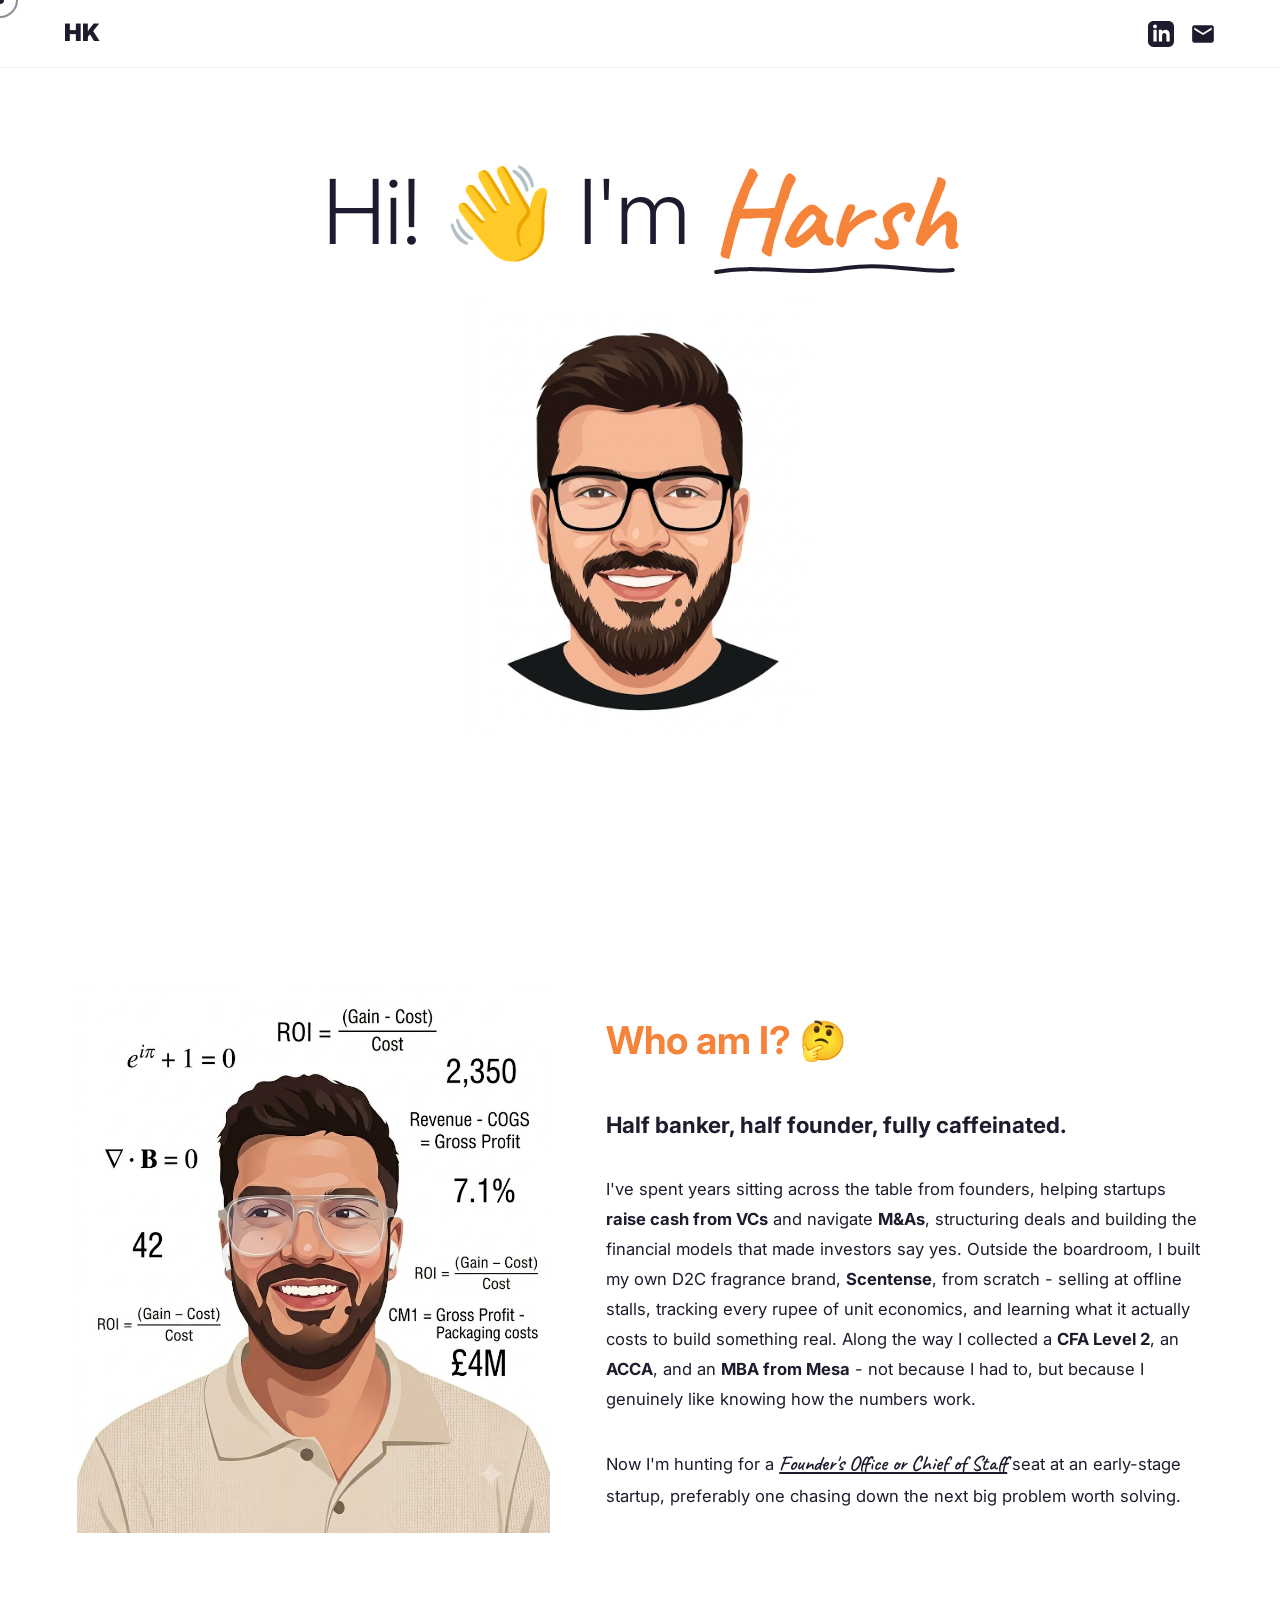
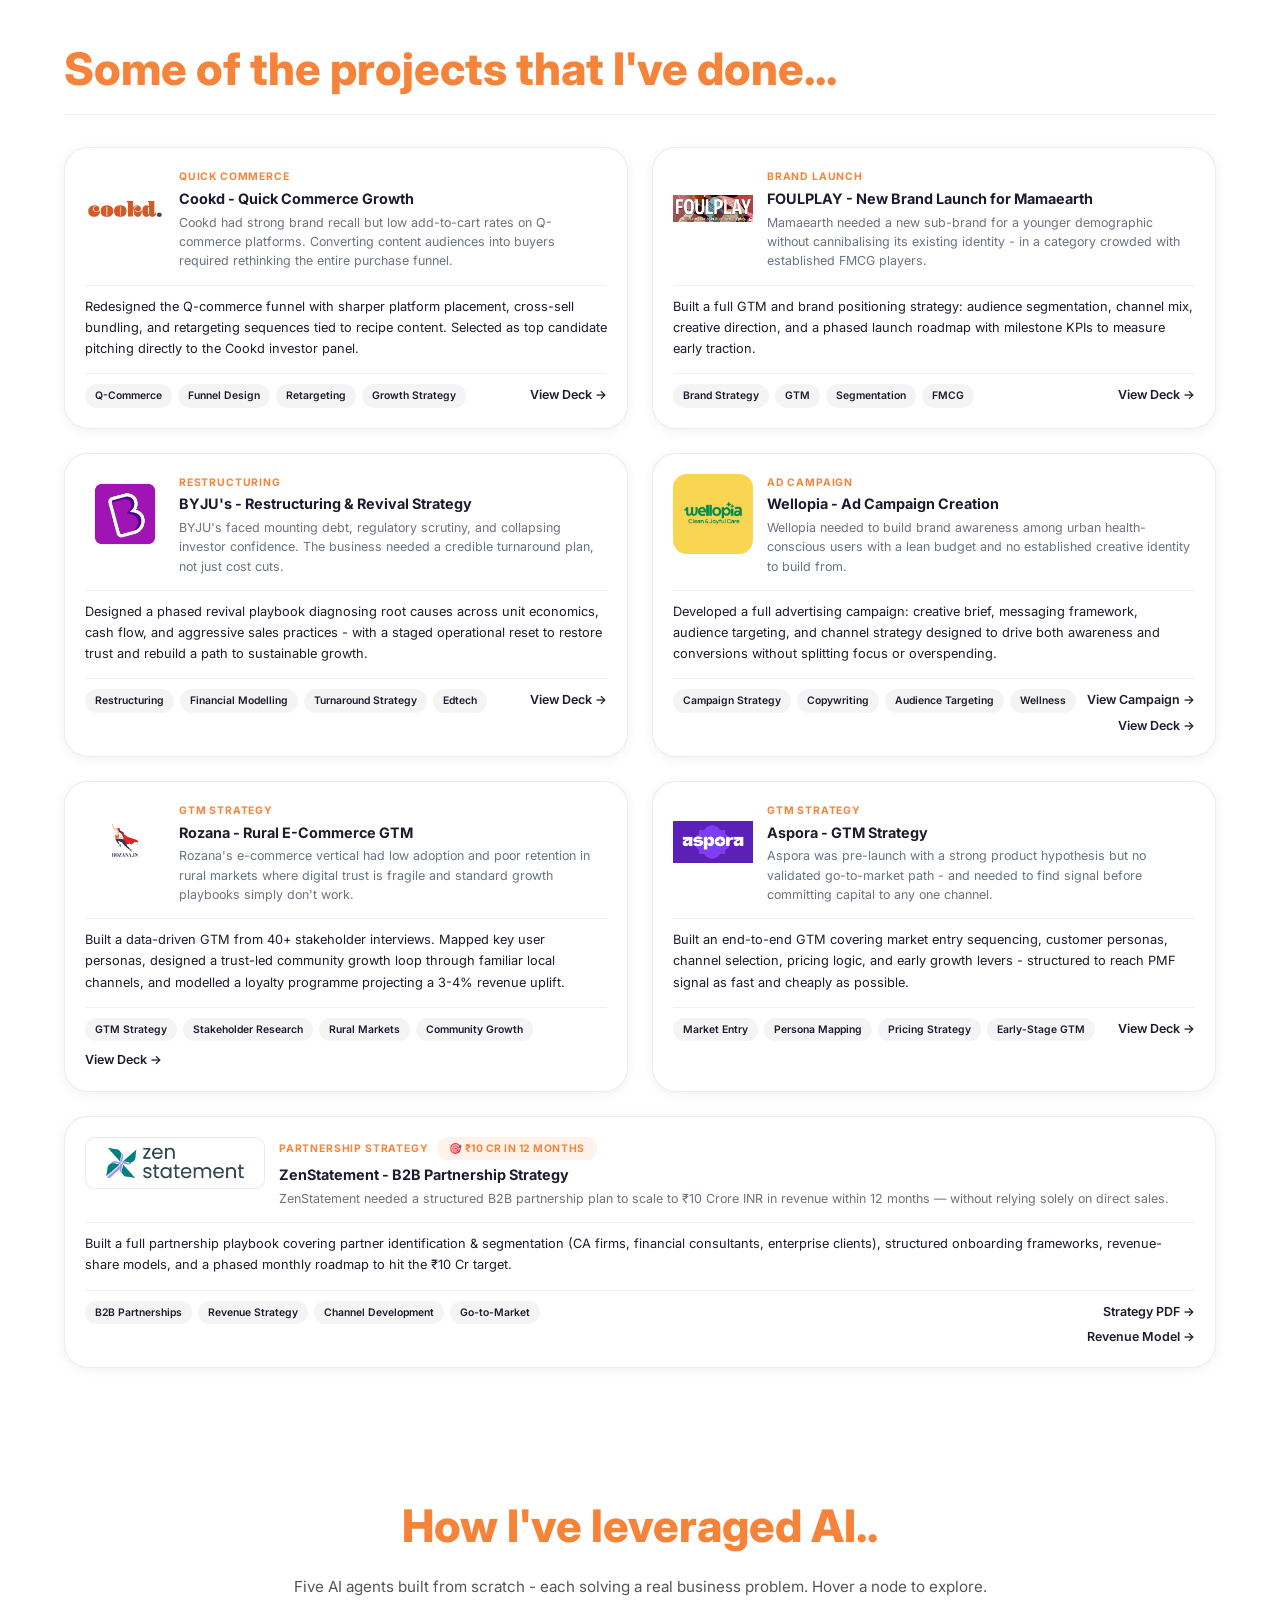
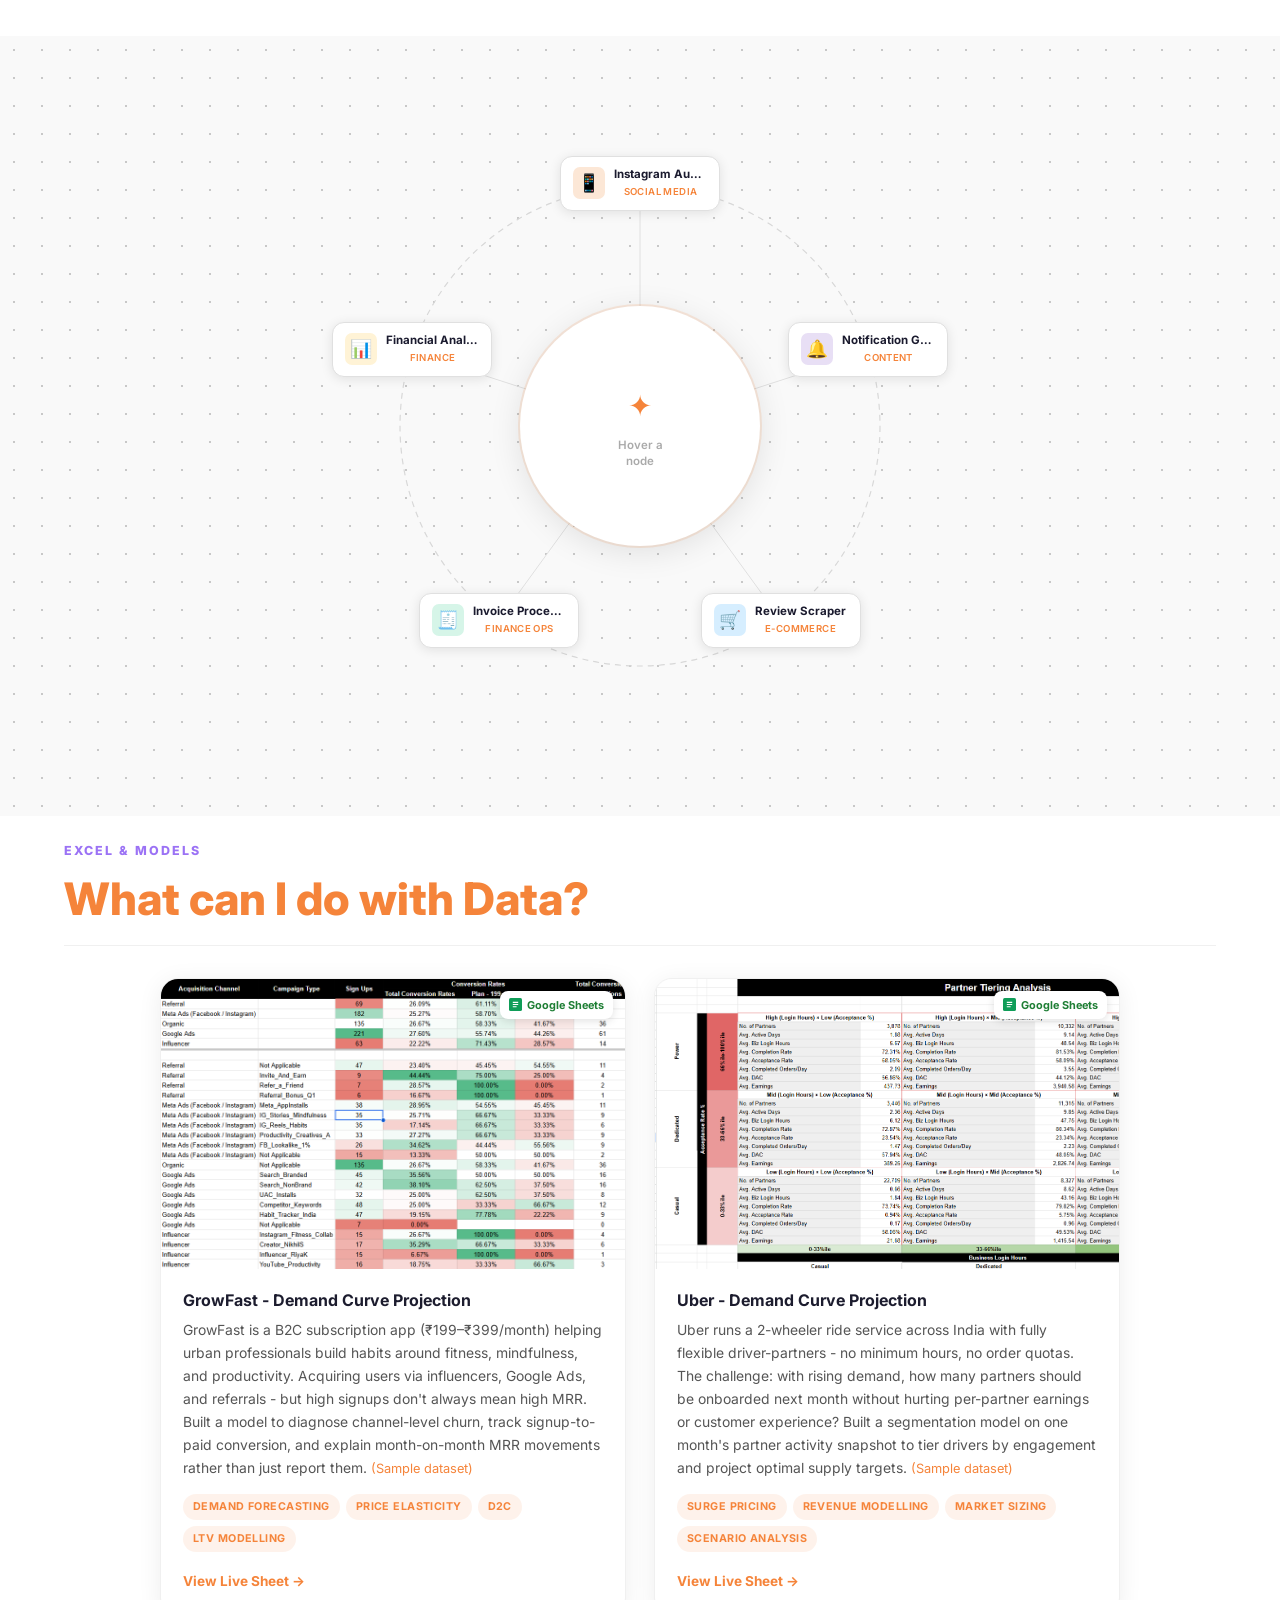
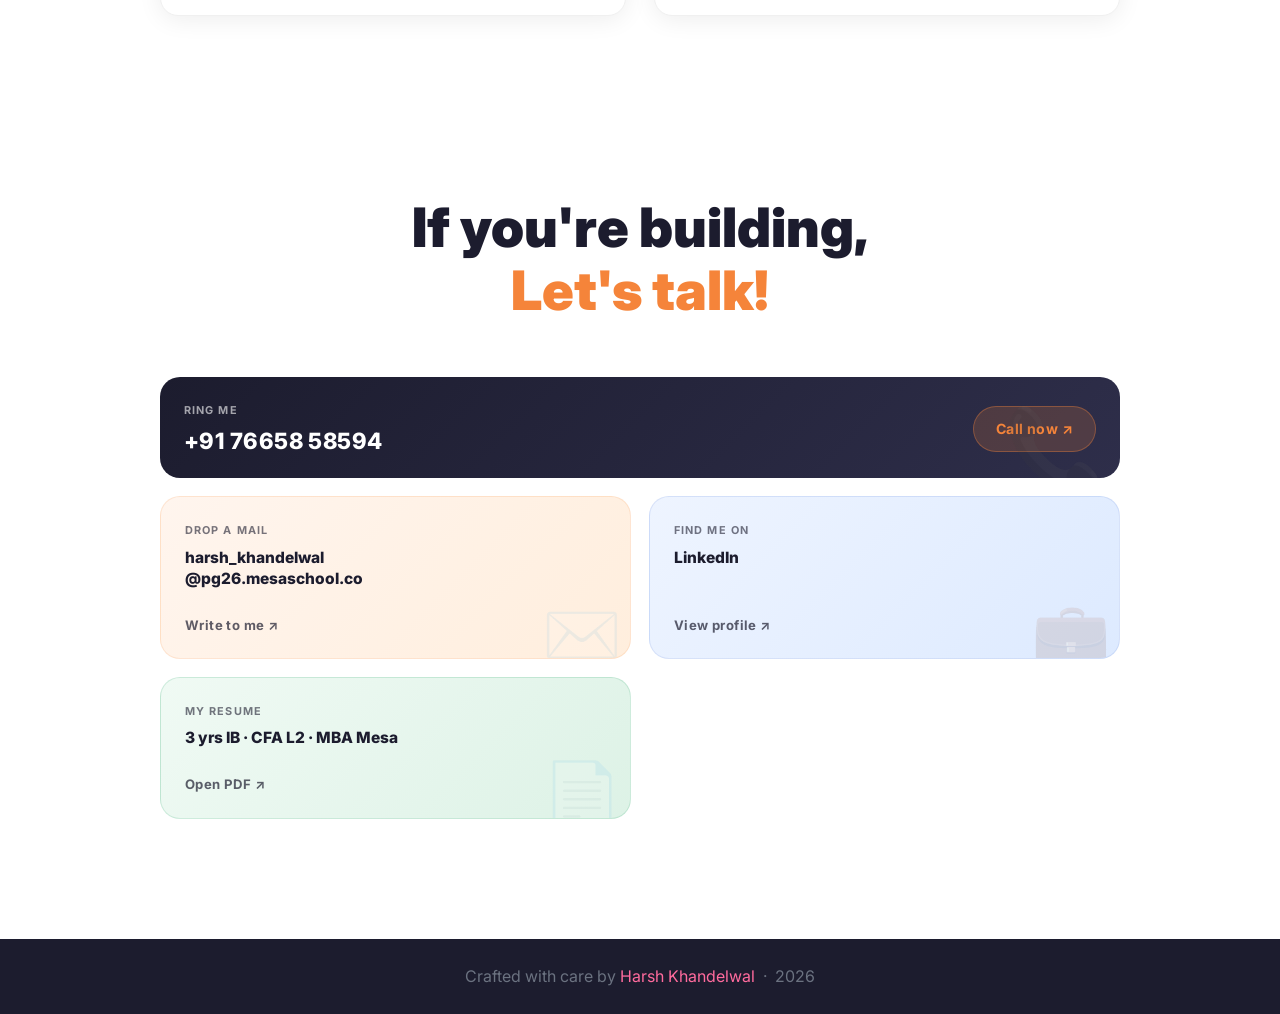
<file: index.html>
<!DOCTYPE html>
<html lang="en">
<head>
  <meta charset="UTF-8" />
  <meta name="viewport" content="width=device-width, initial-scale=1.0" />
  <title>Harsh Khandelwal - GTM, Strategy & Finance</title>
  <link rel="preconnect" href="https://fonts.googleapis.com" />
  <link rel="preconnect" href="https://fonts.gstatic.com" crossorigin />
  <link href="https://fonts.googleapis.com/css2?family=Inter:wght@400;500;600;700;800;900&family=Caveat:wght@600;700&display=swap" rel="stylesheet" />
  <link rel="stylesheet" href="css/style.css" />
</head>
<body>

  <!-- NAV -->
  <nav class="nav-landing">
    <a href="index.html" class="nav-logo-landing">HK</a>
    <div class="nav-icons">
      <a href="https://www.linkedin.com/in/kharshhhh/" target="_blank" rel="noopener" class="nav-linkedin" aria-label="LinkedIn">
        <svg xmlns="http://www.w3.org/2000/svg" width="26" height="26" viewBox="0 0 24 24" fill="currentColor">
          <path d="M19 0h-14c-2.761 0-5 2.239-5 5v14c0 2.761 2.239 5 5 5h14c2.762 0 5-2.239 5-5v-14c0-2.761-2.238-5-5-5zm-11 19h-3v-11h3v11zm-1.5-12.268c-.966 0-1.75-.79-1.75-1.764s.784-1.764 1.75-1.764 1.75.79 1.75 1.764-.783 1.764-1.75 1.764zm13.5 12.268h-3v-5.604c0-3.368-4-3.113-4 0v5.604h-3v-11h3v1.765c1.396-2.586 7-2.777 7 2.476v6.759z"/>
        </svg>
      </a>
      <a href="mailto:harsh_khandelwal@pg26.mesaschool.co" class="nav-linkedin" aria-label="Email">
        <svg xmlns="http://www.w3.org/2000/svg" width="26" height="26" viewBox="0 0 24 24" fill="currentColor">
          <path d="M20 4H4c-1.1 0-2 .9-2 2v12c0 1.1.9 2 2 2h16c1.1 0 2-.9 2-2V6c0-1.1-.9-2-2-2zm0 4-8 5-8-5V6l8 5 8-5v2z"/>
        </svg>
      </a>
    </div>
  </nav>

  <div class="page-content">

    <!-- HERO LANDING -->
    <section class="hero-landing">
      <div class="hero-landing-text">
        <h1 class="landing-greeting">Hi! <span class="wave">👋</span> I'm <span class="landing-name">Harsh<svg class="name-underline" viewBox="0 0 220 18" xmlns="http://www.w3.org/2000/svg" preserveAspectRatio="none"><path d="M4 12 C40 4, 80 16, 120 8 C160 2, 190 14, 216 10" stroke="#1C1C2E" stroke-width="4" fill="none" stroke-linecap="round"/></svg></span></h1>
      </div>
      <div class="hero-landing-photo">
        <img src="assets/HarshAIPic.jpg" alt="Harsh Khandelwal" class="landing-photo" />
      </div>
    </section>

    <!-- WHO AM I -->
    <section class="who-section">
      <div class="who-image-col">
        <img src="assets/HarshNumbersAI.jpg" alt="Harsh Khandelwal" class="who-image" />
      </div>
      <div class="who-content-col">
        <h2 class="who-heading">Who am I? 🤔</h2>
        <p class="who-body">
          <span class="who-tagline">Half banker, half founder, fully caffeinated.</span><br><br>
          I've spent years sitting across the table from founders, helping startups <strong>raise cash from VCs</strong> and navigate <strong>M&amp;As</strong>, structuring deals and building the financial models that made investors say yes. Outside the boardroom, I built my own D2C fragrance brand, <strong>Scentense</strong>, from scratch - selling at offline stalls, tracking every rupee of unit economics, and learning what it actually costs to build something real. Along the way I collected a <strong>CFA Level 2</strong>, an <strong>ACCA</strong>, and an <strong>MBA from Mesa</strong> - not because I had to, but because I genuinely like knowing how the numbers work.<br><br>
          Now I'm hunting for a <span style="font-family: 'Caveat', cursive; font-size: 1.25em; text-decoration: underline; font-weight: 600;">Founder's Office or Chief of Staff</span> seat at an early-stage startup, preferably one chasing down the next big problem worth solving.
        </p>
      </div>
    </section>

    <!-- CASE STUDIES -->
    <section class="cs-home-section">
      <div class="cs-sticky-heading">
        <h2 class="cs-opening" style="color:#F5843A;">Some of the projects that I've done...</h2>
      </div>
      <div class="cs-list">

        <!-- 1. Cookd -->
        <div class="cs-tile fade-up">
          <div class="cs-top-row">
            <div class="cs-thumb-wrap">
              <img src="assets/CookdLogo.png" alt="Cookd" class="cs-thumb" />
            </div>
            <div class="cs-top-text">
              <span class="cs-tag">Quick Commerce</span>
              <h3 class="cs-title">Cookd - Quick Commerce Growth</h3>
              <p class="cs-problem">Cookd had strong brand recall but low add-to-cart rates on Q-commerce platforms. Converting content audiences into buyers required rethinking the entire purchase funnel.</p>
            </div>
          </div>
          <p class="cs-solution-text">Redesigned the Q-commerce funnel with sharper platform placement, cross-sell bundling, and retargeting sequences tied to recipe content. Selected as top candidate pitching directly to the Cookd investor panel.</p>
          <div class="cs-footer">
            <div class="cs-skills">
              <span class="cs-skill-tag">Q-Commerce</span>
              <span class="cs-skill-tag">Funnel Design</span>
              <span class="cs-skill-tag">Retargeting</span>
              <span class="cs-skill-tag">Growth Strategy</span>
            </div>
            <a href="https://drive.google.com/file/d/1Qt3O2t2z2on9Dh_epBdrnaebTq2zfUkA/view?usp=drive_link" target="_blank" rel="noopener" class="cs-deck-link">View Deck →</a>
          </div>
        </div>

        <!-- 2. FOULPLAY / Mamaearth -->
        <div class="cs-tile fade-up">
          <div class="cs-top-row">
            <div class="cs-thumb-wrap">
              <img src="assets/FoulplayLogo.png" alt="FOULPLAY" class="cs-thumb" />
            </div>
            <div class="cs-top-text">
              <span class="cs-tag">Brand Launch</span>
              <h3 class="cs-title">FOULPLAY - New Brand Launch for Mamaearth</h3>
              <p class="cs-problem">Mamaearth needed a new sub-brand for a younger demographic without cannibalising its existing identity - in a category crowded with established FMCG players.</p>
            </div>
          </div>
          <p class="cs-solution-text">Built a full GTM and brand positioning strategy: audience segmentation, channel mix, creative direction, and a phased launch roadmap with milestone KPIs to measure early traction.</p>
          <div class="cs-footer">
            <div class="cs-skills">
              <span class="cs-skill-tag">Brand Strategy</span>
              <span class="cs-skill-tag">GTM</span>
              <span class="cs-skill-tag">Segmentation</span>
              <span class="cs-skill-tag">FMCG</span>
            </div>
            <a href="https://drive.google.com/file/d/18SpnJAQQGda1H4A_Tl-a600AJizIrdcA/view?usp=sharing" target="_blank" rel="noopener" class="cs-deck-link">View Deck →</a>
          </div>
        </div>

        <!-- 3. BYJU's -->
        <div class="cs-tile fade-up">
          <div class="cs-top-row">
            <div class="cs-thumb-wrap">
              <img src="assets/ByjusLogo.jpg" alt="BYJU's" class="cs-thumb" />
            </div>
            <div class="cs-top-text">
              <span class="cs-tag">Restructuring</span>
              <h3 class="cs-title">BYJU's - Restructuring &amp; Revival Strategy</h3>
              <p class="cs-problem">BYJU's faced mounting debt, regulatory scrutiny, and collapsing investor confidence. The business needed a credible turnaround plan, not just cost cuts.</p>
            </div>
          </div>
          <p class="cs-solution-text">Designed a phased revival playbook diagnosing root causes across unit economics, cash flow, and aggressive sales practices - with a staged operational reset to restore trust and rebuild a path to sustainable growth.</p>
          <div class="cs-footer">
            <div class="cs-skills">
              <span class="cs-skill-tag">Restructuring</span>
              <span class="cs-skill-tag">Financial Modelling</span>
              <span class="cs-skill-tag">Turnaround Strategy</span>
              <span class="cs-skill-tag">Edtech</span>
            </div>
            <a href="https://drive.google.com/file/d/1xouOv4VNw7-9bUKOO3teWSLXQi_PvDqM/view?usp=sharing" target="_blank" rel="noopener" class="cs-deck-link">View Deck →</a>
          </div>
        </div>

        <!-- 4. Wellopia -->
        <div class="cs-tile fade-up">
          <div class="cs-top-row">
            <div class="cs-thumb-wrap">
              <img src="assets/WellopiaLogo.jpeg" alt="Wellopia" class="cs-thumb" />
            </div>
            <div class="cs-top-text">
              <span class="cs-tag">Ad Campaign</span>
              <h3 class="cs-title">Wellopia - Ad Campaign Creation</h3>
              <p class="cs-problem">Wellopia needed to build brand awareness among urban health-conscious users with a lean budget and no established creative identity to build from.</p>
            </div>
          </div>
          <p class="cs-solution-text">Developed a full advertising campaign: creative brief, messaging framework, audience targeting, and channel strategy designed to drive both awareness and conversions without splitting focus or overspending.</p>
          <div class="cs-footer">
            <div class="cs-skills">
              <span class="cs-skill-tag">Campaign Strategy</span>
              <span class="cs-skill-tag">Copywriting</span>
              <span class="cs-skill-tag">Audience Targeting</span>
              <span class="cs-skill-tag">Wellness</span>
            </div>
            <div class="cs-multi-links">
              <a href="https://drive.google.com/file/d/1P2YTkyjy419LNdso2Wci-GklZcdUuq22/view?usp=drive_link" target="_blank" rel="noopener" class="cs-deck-link">View Campaign →</a>
              <a href="https://drive.google.com/file/d/1J0oh55rtMQlSdWPIqvmvlC9eGh2N9DAC/view?usp=sharing" target="_blank" rel="noopener" class="cs-deck-link">View Deck →</a>
            </div>
          </div>
        </div>

        <!-- 5. Rozana -->
        <div class="cs-tile fade-up">
          <div class="cs-top-row">
            <div class="cs-thumb-wrap">
              <img src="assets/RozanaLogo.jpg" alt="Rozana" class="cs-thumb" />
            </div>
            <div class="cs-top-text">
              <span class="cs-tag">GTM Strategy</span>
              <h3 class="cs-title">Rozana - Rural E-Commerce GTM</h3>
              <p class="cs-problem">Rozana's e-commerce vertical had low adoption and poor retention in rural markets where digital trust is fragile and standard growth playbooks simply don't work.</p>
            </div>
          </div>
          <p class="cs-solution-text">Built a data-driven GTM from 40+ stakeholder interviews. Mapped key user personas, designed a trust-led community growth loop through familiar local channels, and modelled a loyalty programme projecting a 3-4% revenue uplift.</p>
          <div class="cs-footer">
            <div class="cs-skills">
              <span class="cs-skill-tag">GTM Strategy</span>
              <span class="cs-skill-tag">Stakeholder Research</span>
              <span class="cs-skill-tag">Rural Markets</span>
              <span class="cs-skill-tag">Community Growth</span>
            </div>
            <a href="https://drive.google.com/file/d/1u9KcnQWaymBEOujBESNsuPhxfS5xnvuZ/view?usp=sharing" target="_blank" rel="noopener" class="cs-deck-link">View Deck →</a>
          </div>
        </div>

        <!-- 6. Aspora -->
        <div class="cs-tile fade-up">
          <div class="cs-top-row">
            <div class="cs-thumb-wrap">
              <img src="assets/AsporaLogo.png" alt="Aspora" class="cs-thumb" />
            </div>
            <div class="cs-top-text">
              <span class="cs-tag">GTM Strategy</span>
              <h3 class="cs-title">Aspora - GTM Strategy</h3>
              <p class="cs-problem">Aspora was pre-launch with a strong product hypothesis but no validated go-to-market path - and needed to find signal before committing capital to any one channel.</p>
            </div>
          </div>
          <p class="cs-solution-text">Built an end-to-end GTM covering market entry sequencing, customer personas, channel selection, pricing logic, and early growth levers - structured to reach PMF signal as fast and cheaply as possible.</p>
          <div class="cs-footer">
            <div class="cs-skills">
              <span class="cs-skill-tag">Market Entry</span>
              <span class="cs-skill-tag">Persona Mapping</span>
              <span class="cs-skill-tag">Pricing Strategy</span>
              <span class="cs-skill-tag">Early-Stage GTM</span>
            </div>
            <a href="https://drive.google.com/file/d/1of0Hwg5eQiqpXvsL_7w_bRDt6ZBcgXvR/view?usp=sharing" target="_blank" rel="noopener" class="cs-deck-link">View Deck →</a>
          </div>
        </div>

        <!-- 7. ZenStatement -->
        <div class="cs-tile cs-tile--zen fade-up">
          <div class="cs-top-row">
            <div class="cs-thumb-wrap cs-thumb-wrap--zen">
              <img src="assets/Zenstatement.jpg" alt="ZenStatement" class="cs-thumb" />
            </div>
            <div class="cs-top-text">
              <div style="display:flex;align-items:center;gap:8px;flex-wrap:wrap;margin-bottom:2px;">
                <span class="cs-tag">Partnership Strategy</span>
                <span class="cs-zen-goal">🎯 ₹10 Cr in 12 Months</span>
              </div>
              <h3 class="cs-title">ZenStatement - B2B Partnership Strategy</h3>
              <p class="cs-problem">ZenStatement needed a structured B2B partnership plan to scale to ₹10 Crore INR in revenue within 12 months — without relying solely on direct sales.</p>
            </div>
          </div>
          <p class="cs-solution-text">Built a full partnership playbook covering partner identification &amp; segmentation (CA firms, financial consultants, enterprise clients), structured onboarding frameworks, revenue-share models, and a phased monthly roadmap to hit the ₹10 Cr target.</p>
          <div class="cs-footer">
            <div class="cs-skills">
              <span class="cs-skill-tag">B2B Partnerships</span>
              <span class="cs-skill-tag">Revenue Strategy</span>
              <span class="cs-skill-tag">Channel Development</span>
              <span class="cs-skill-tag">Go-to-Market</span>
            </div>
            <div class="cs-multi-links">
              <a href="https://drive.google.com/file/d/1J3cEPYtSLhFXB-f8GFueTd4urPRnvmJe/view?usp=sharing"
                 target="_blank" rel="noopener" class="cs-deck-link">Strategy PDF →</a>
              <a href="https://docs.google.com/spreadsheets/d/1HKlFqsKFEzSnNEEZf67NV5V82Ex0CfY3/edit?usp=sharing&ouid=111963231689449101617&rtpof=true&sd=true"
                 target="_blank" rel="noopener" class="cs-deck-link">Revenue Model →</a>
            </div>
          </div>
        </div>

      </div>
    </section>

    <!-- AI WORKFLOWS -->
    <div class="ai-header-zone">
      <h2 class="ai-heading">How I've leveraged AI..</h2>
      <p class="ai-subhead">Five AI agents built from scratch - each solving a real business problem. Hover a node to explore.</p>
    </div>

    <section class="ai-section">
      <div class="ai-overlay"></div>
      <div class="ai-content">

        <div class="ai-orbit-wrap">

          <!-- Orbit SVG: dashed ring + spokes (viewBox 680×660, center 340,330, r=240) -->
          <svg class="ai-orbit-svg" viewBox="0 0 680 660" xmlns="http://www.w3.org/2000/svg" aria-hidden="true">
            <circle cx="340" cy="330" r="240" fill="none" stroke="#d8d8d8" stroke-width="1.2" stroke-dasharray="6 5"/>
            <line x1="340" y1="330" x2="340" y2="90"   stroke="#e0e0e0" stroke-width="1"/>
            <line x1="340" y1="330" x2="568" y2="256"  stroke="#e0e0e0" stroke-width="1"/>
            <line x1="340" y1="330" x2="481" y2="524"  stroke="#e0e0e0" stroke-width="1"/>
            <line x1="340" y1="330" x2="199" y2="524"  stroke="#e0e0e0" stroke-width="1"/>
            <line x1="340" y1="330" x2="112" y2="256"  stroke="#e0e0e0" stroke-width="1"/>
          </svg>

          <!-- Center card — shows idle state or hovered node detail -->
          <div class="ai-orbit-center" id="aiOrbitCenter">
            <div class="ai-orbit-idle" id="aiOrbitIdle">
              <span class="ai-orbit-idle-icon">✦</span>
              <p class="ai-orbit-idle-text">Hover a<br>node</p>
            </div>
            <div class="ai-orbit-detail" id="aiOrbitDetail">
              <span class="ai-popup-tag" id="aiPopupTag"></span>
              <h3 class="ai-popup-title" id="aiPopupTitle"></h3>
              <p class="ai-popup-desc" id="aiPopupDesc"></p>
              <a class="ai-popup-btn" id="aiPopupBtn" target="_blank" rel="noopener">View Agent ↗</a>
            </div>
          </div>

          <!-- Node 1 — top center (-90°) -->
          <div class="ai-node-wrap ai-node-wrap--orbit" style="left:260px;top:60px"
               data-tag="Social Media"
               data-title="Instagram Auditor"
               data-desc="Analyses an Instagram profile's content, engagement rates, posting patterns, and audience signals to generate a comprehensive audit report with actionable recommendations."
               data-loom="https://www.loom.com/share/0a87caac58aa4b19910358daf4d7ec9a">
            <div class="ai-node">
              <div class="ai-node-body">
                <div class="ai-node-icon-box" style="background:#fce7d6;">📱</div>
                <div class="ai-node-text">
                  <span class="ai-node-name">Instagram Auditor</span>
                  <span class="ai-node-sub">Social Media</span>
                </div>
              </div>
            </div>
          </div>

          <!-- Node 2 — top right (-18°) -->
          <div class="ai-node-wrap ai-node-wrap--orbit" style="left:488px;top:226px"
               data-tag="Content"
               data-title="Notification Generator"
               data-desc="Detects trending topics relevant to a brand and generates timely, personalised push notifications - keeping audiences engaged with minimal manual effort."
               data-loom="https://www.loom.com/share/b1d49808c2894594a07eae59274eff8b">
            <div class="ai-node">
              <div class="ai-node-body">
                <div class="ai-node-icon-box" style="background:#e8dff5;">🔔</div>
                <div class="ai-node-text">
                  <span class="ai-node-name">Notification Gen.</span>
                  <span class="ai-node-sub">Content</span>
                </div>
              </div>
            </div>
          </div>

          <!-- Node 3 — bottom right (54°) -->
          <div class="ai-node-wrap ai-node-wrap--orbit" style="left:401px;top:497px"
               data-tag="E-Commerce"
               data-title="Amazon Review Scraper"
               data-desc="Scrapes and analyses Amazon product reviews at scale, extracting sentiment, recurring pain points, and feature requests - turning raw reviews into structured competitive intelligence."
               data-loom="https://www.loom.com/share/acd0e05b573e474e8a1d4c8194d3711e">
            <div class="ai-node">
              <div class="ai-node-body">
                <div class="ai-node-icon-box" style="background:#d6eeff;">🛒</div>
                <div class="ai-node-text">
                  <span class="ai-node-name">Review Scraper</span>
                  <span class="ai-node-sub">E-Commerce</span>
                </div>
              </div>
            </div>
          </div>

          <!-- Node 4 — bottom left (126°) -->
          <div class="ai-node-wrap ai-node-wrap--orbit" style="left:119px;top:497px"
               data-tag="Finance Ops"
               data-title="Invoice Processor"
               data-desc="Reads, extracts, and categorises invoice data automatically - eliminating manual data entry, reducing errors, and feeding structured outputs directly into accounting or ERP workflows."
               data-loom="https://www.loom.com/share/75bfc85659074923bbd9a77d81e704a0">
            <div class="ai-node">
              <div class="ai-node-body">
                <div class="ai-node-icon-box" style="background:#d6f5e8;">🧾</div>
                <div class="ai-node-text">
                  <span class="ai-node-name">Invoice Processor</span>
                  <span class="ai-node-sub">Finance Ops</span>
                </div>
              </div>
            </div>
          </div>

          <!-- Node 5 — top left (198°) -->
          <div class="ai-node-wrap ai-node-wrap--orbit" style="left:32px;top:226px"
               data-tag="Finance"
               data-title="Financial Analyst"
               data-desc="Ingests financial data (P&amp;L, balance sheets, cash flows) and generates analysis reports, highlights anomalies, and surfaces key ratios - acting as an always-on analyst."
               data-loom="https://www.loom.com/share/75bfc85659074923bbd9a77d81e704a0">
            <div class="ai-node">
              <div class="ai-node-body">
                <div class="ai-node-icon-box" style="background:#fff3d6;">📊</div>
                <div class="ai-node-text">
                  <span class="ai-node-name">Financial Analyst</span>
                  <span class="ai-node-sub">Finance</span>
                </div>
              </div>
            </div>
          </div>

        </div><!-- /ai-orbit-wrap -->
      </div><!-- /ai-content -->
    </section>

    <!-- (popup now lives inside orbit center — no fixed popup needed) -->

    <!-- FINANCIAL MODELS / DATA SECTION -->
    <section class="data-section">
      <div class="data-sticky-heading">
        <span class="section-label">Excel &amp; Models</span>
        <h2 class="cs-opening">What can I do with Data?</h2>
      </div>

      <div class="excel-grid">

        <!-- GrowFast DCP -->
        <div class="excel-card fade-up">
          <div class="excel-thumb-wrap">
            <img src="assets/GrowFast_DCP.png" alt="GrowFast Demand Curve Projection" class="excel-thumb" />
            <div class="excel-badge">
              <svg width="13" height="13" viewBox="0 0 24 24" fill="none"><rect width="24" height="24" rx="3" fill="#0F9D58"/><path d="M7 7h10v2H7zm0 4h10v2H7zm0 4h7v2H7z" fill="#fff"/></svg>
              Google Sheets
            </div>
          </div>
          <div class="excel-body">
            <h3 class="excel-title">GrowFast - Demand Curve Projection</h3>
            <p class="excel-desc">GrowFast is a B2C subscription app (₹199–₹399/month) helping urban professionals build habits around fitness, mindfulness, and productivity. Acquiring users via influencers, Google Ads, and referrals - but high signups don't always mean high MRR. Built a model to diagnose channel-level churn, track signup-to-paid conversion, and explain month-on-month MRR movements rather than just report them. <em style="color:#F5843A; font-style:normal; font-size:0.8rem;">(Sample dataset)</em></p>
            <div class="excel-tags">
              <span class="excel-tag">Demand Forecasting</span>
              <span class="excel-tag">Price Elasticity</span>
              <span class="excel-tag">D2C</span>
              <span class="excel-tag">LTV Modelling</span>
            </div>
            <a href="https://docs.google.com/spreadsheets/d/1K4vECbnSmkLkQ-Kgcd8R1eFddMNquEy4Mfq6aRgQWk0/edit?usp=sharing"
               target="_blank" rel="noopener noreferrer" class="excel-link">View Live Sheet →</a>
          </div>
        </div>

        <!-- Uber DCP -->
        <div class="excel-card fade-up">
          <div class="excel-thumb-wrap">
            <img src="assets/UberDCP.png" alt="Uber Demand Curve Projection" class="excel-thumb" />
            <div class="excel-badge">
              <svg width="13" height="13" viewBox="0 0 24 24" fill="none"><rect width="24" height="24" rx="3" fill="#0F9D58"/><path d="M7 7h10v2H7zm0 4h10v2H7zm0 4h7v2H7z" fill="#fff"/></svg>
              Google Sheets
            </div>
          </div>
          <div class="excel-body">
            <h3 class="excel-title">Uber - Demand Curve Projection</h3>
            <p class="excel-desc">Uber runs a 2-wheeler ride service across India with fully flexible driver-partners - no minimum hours, no order quotas. The challenge: with rising demand, how many partners should be onboarded next month without hurting per-partner earnings or customer experience? Built a segmentation model on one month's partner activity snapshot to tier drivers by engagement and project optimal supply targets. <em style="color:#F5843A; font-style:normal; font-size:0.8rem;">(Sample dataset)</em></p>
            <div class="excel-tags">
              <span class="excel-tag">Surge Pricing</span>
              <span class="excel-tag">Revenue Modelling</span>
              <span class="excel-tag">Market Sizing</span>
              <span class="excel-tag">Scenario Analysis</span>
            </div>
            <a href="https://docs.google.com/spreadsheets/d/1R9dZCuSqjxrG7LApciiO_Yq0SdFiNPS4xbjvU8DjDBg/edit?usp=sharing"
               target="_blank" rel="noopener noreferrer" class="excel-link">View Live Sheet →</a>
          </div>
        </div>

      </div>
    </section>

    <!-- CONNECT -->
    <section class="connect-section fade-up">
      <div class="connect-inner">
        <h2 class="connect-heading">If you're building,<br><span style="color:#F5843A;">Let's talk!</span></h2>

        <div class="connect-bento">

          <!-- Phone — featured wide card -->
          <a href="tel:+917665858594" class="connect-tile connect-tile--phone">
            <div class="connect-tile-bg-icon">📞</div>
            <div class="connect-tile-text-group">
              <span class="connect-tile-label">Ring me</span>
              <span class="connect-tile-value">+91 76658 58594</span>
            </div>
            <span class="connect-tile-cta">Call now ↗</span>
          </a>

          <!-- Email -->
          <a href="mailto:harsh_khandelwal@pg26.mesaschool.co" class="connect-tile connect-tile--email">
            <div class="connect-tile-bg-icon">✉️</div>
            <span class="connect-tile-label">Drop a mail</span>
            <span class="connect-tile-value">harsh_khandelwal<br>@pg26.mesaschool.co</span>
            <span class="connect-tile-cta">Write to me ↗</span>
          </a>

          <!-- LinkedIn -->
          <a href="https://www.linkedin.com/in/kharshhhh/" target="_blank" rel="noopener" class="connect-tile connect-tile--linkedin">
            <div class="connect-tile-bg-icon">💼</div>
            <span class="connect-tile-label">Find me on</span>
            <span class="connect-tile-value">LinkedIn</span>
            <span class="connect-tile-cta">View profile ↗</span>
          </a>

          <!-- Resume — featured wide card -->
          <a href="https://drive.google.com/file/d/1l9JjYmacOy_mcjRsupHXETllGUcPaNiv/view?usp=sharing" target="_blank" rel="noopener" class="connect-tile connect-tile--resume">
            <div class="connect-tile-bg-icon">📄</div>
            <span class="connect-tile-label">My Resume</span>
            <span class="connect-tile-value">3 yrs IB · CFA L2 · MBA Mesa</span>
            <span class="connect-tile-cta">Open PDF ↗</span>
          </a>

        </div>
      </div>
    </section>

  </div><!-- /page-content -->

  <footer>
    <p>Crafted with care by <span>Harsh Khandelwal</span> &nbsp;·&nbsp; 2026</p>
  </footer>

  <script src="js/main.js"></script>
</body>
</html>
</file>
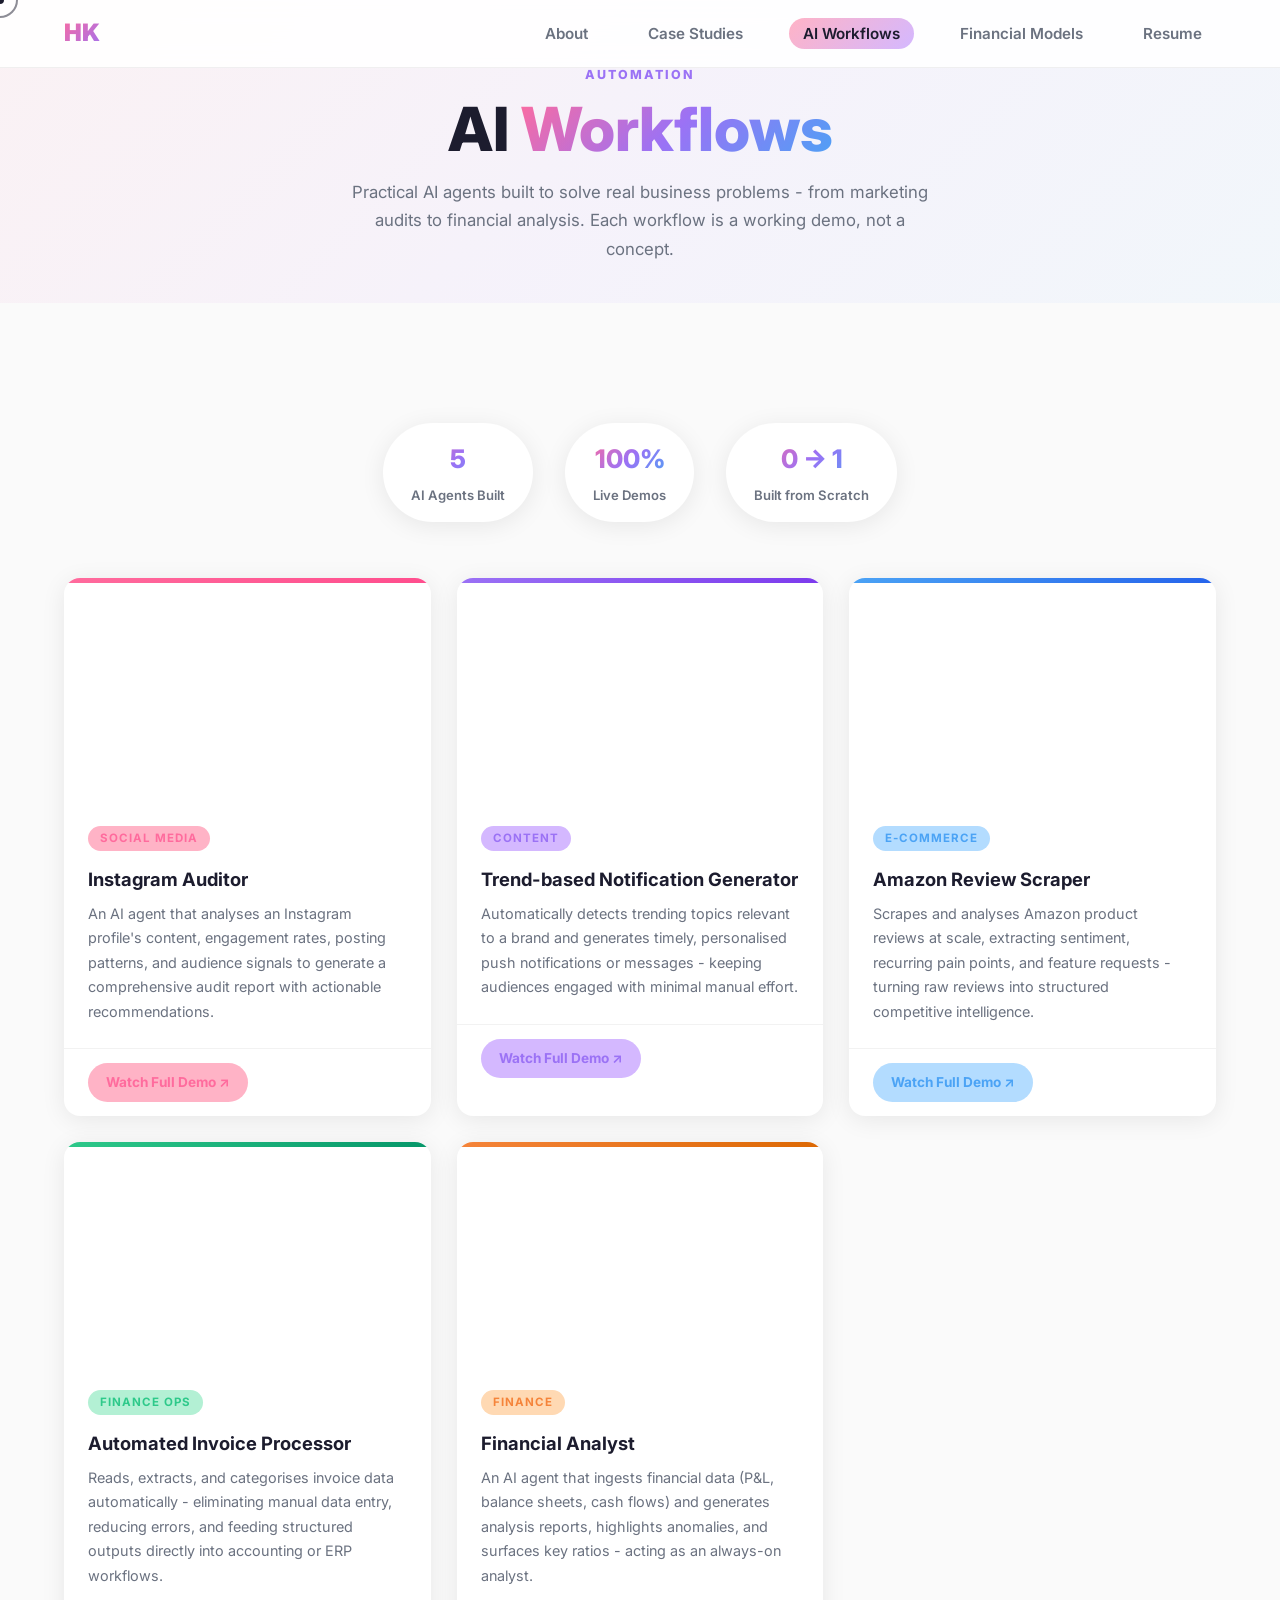
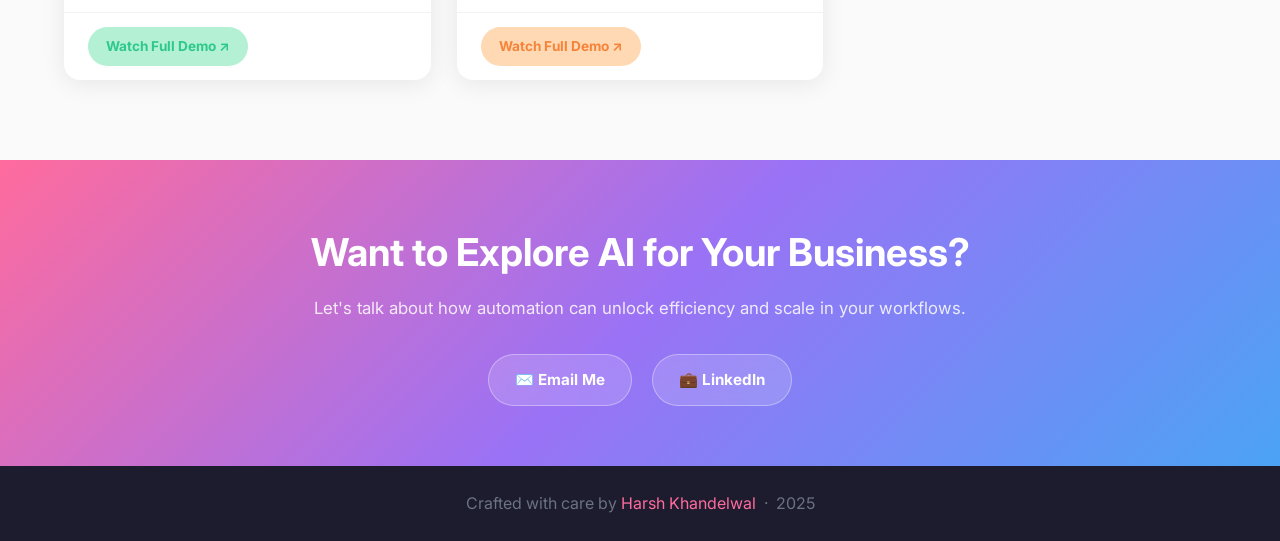
<file: ai-workflows.html>
<!DOCTYPE html>
<html lang="en">
<head>
  <meta charset="UTF-8" />
  <meta name="viewport" content="width=device-width, initial-scale=1.0" />
  <title>AI Workflows - Harsh Khandelwal</title>
  <link rel="preconnect" href="https://fonts.googleapis.com" />
  <link rel="preconnect" href="https://fonts.gstatic.com" crossorigin />
  <link href="https://fonts.googleapis.com/css2?family=Inter:wght@400;500;600;700;800;900&display=swap" rel="stylesheet" />
  <link rel="stylesheet" href="css/style.css" />
  <style>
    .workflow-card {
      background: var(--white);
      border-radius: var(--radius);
      box-shadow: var(--shadow);
      overflow: hidden;
      transition: all 0.3s;
    }
    .workflow-card:hover { box-shadow: var(--shadow-hover); transform: translateY(-4px); }

    .workflow-video { padding: 20px 20px 0; }

    .workflow-info { padding: 20px 24px 24px; }
    .workflow-info h3 { font-size: 1.15rem; margin-bottom: 0.4rem; }
    .workflow-info p  { font-size: 0.9rem; }

    .workflow-footer {
      padding: 14px 24px;
      border-top: 1px solid rgba(0,0,0,0.05);
    }

    .ai-intro {
      max-width: 700px;
      margin: 0 auto 3rem;
      text-align: center;
    }

    .stats-row {
      display: flex;
      justify-content: center;
      gap: 2rem;
      flex-wrap: wrap;
      margin: 2.5rem 0 3.5rem;
    }

    .stat-pill {
      background: var(--white);
      border-radius: 50px;
      padding: 14px 28px;
      box-shadow: var(--shadow);
      text-align: center;
    }

    .stat-pill strong { display: block; font-size: 1.6rem; font-weight: 800; }
    .stat-pill span   { font-size: 0.82rem; color: var(--muted); font-weight: 600; }
  </style>
</head>
<body>

  <!-- NAV -->
  <nav>
    <a href="index.html" class="nav-logo">HK</a>
    <ul class="nav-links">
      <li><a href="index.html">About</a></li>
      <li><a href="case-studies.html">Case Studies</a></li>
      <li><a href="ai-workflows.html" class="active">AI Workflows</a></li>
      <li><a href="excel-analysis.html">Financial Models</a></li>
      <li><a href="resume.html">Resume</a></li>
    </ul>
    <div class="hamburger" aria-label="Toggle menu">
      <span></span><span></span><span></span>
    </div>
  </nav>

  <div class="page-content">

    <!-- PAGE HERO -->
    <div class="page-hero">
      <span class="section-label">Automation</span>
      <h1>AI <span class="gradient-text">Workflows</span></h1>
      <p style="max-width:580px; margin:0.8rem auto 0; font-size:1.05rem;">
        Practical AI agents built to solve real business problems - from marketing audits
        to financial analysis. Each workflow is a working demo, not a concept.
      </p>
    </div>

    <section>
      <div class="stats-row">
        <div class="stat-pill fade-up">
          <strong class="gradient-text">5</strong>
          <span>AI Agents Built</span>
        </div>
        <div class="stat-pill fade-up">
          <strong class="gradient-text">100%</strong>
          <span>Live Demos</span>
        </div>
        <div class="stat-pill fade-up">
          <strong class="gradient-text">0 → 1</strong>
          <span>Built from Scratch</span>
        </div>
      </div>

      <!-- WORKFLOW CARDS -->
      <div class="cards-grid">

        <!-- 1. Instagram Auditor -->
        <div class="workflow-card fade-up">
          <div class="card-accent accent-pink"></div>
          <div class="workflow-video">
            <div class="video-wrapper">
              <iframe
                src="https://www.loom.com/embed/0a87caac58aa4b19910358daf4d7ec9a"
                allowfullscreen
                title="Instagram Auditor Demo">
              </iframe>
            </div>
          </div>
          <div class="workflow-info">
            <span class="card-tag tag-pink">Social Media</span>
            <h3>Instagram Auditor</h3>
            <p>
              An AI agent that analyses an Instagram profile's content, engagement rates, posting patterns,
              and audience signals to generate a comprehensive audit report with actionable recommendations.
            </p>
          </div>
          <div class="workflow-footer">
            <a href="https://www.loom.com/share/0a87caac58aa4b19910358daf4d7ec9a"
               target="_blank" rel="noopener" class="card-link link-pink">
              Watch Full Demo ↗
            </a>
          </div>
        </div>

        <!-- 2. Trend-based Notification Generator -->
        <div class="workflow-card fade-up">
          <div class="card-accent accent-purple"></div>
          <div class="workflow-video">
            <div class="video-wrapper">
              <iframe
                src="https://www.loom.com/embed/b1d49808c2894594a07eae59274eff8b"
                allowfullscreen
                title="Trend-based Notification Generator Demo">
              </iframe>
            </div>
          </div>
          <div class="workflow-info">
            <span class="card-tag tag-purple">Content</span>
            <h3>Trend-based Notification Generator</h3>
            <p>
              Automatically detects trending topics relevant to a brand and generates timely, personalised
              push notifications or messages - keeping audiences engaged with minimal manual effort.
            </p>
          </div>
          <div class="workflow-footer">
            <a href="https://www.loom.com/share/b1d49808c2894594a07eae59274eff8b"
               target="_blank" rel="noopener" class="card-link link-purple">
              Watch Full Demo ↗
            </a>
          </div>
        </div>

        <!-- 3. Amazon Review Scraper -->
        <div class="workflow-card fade-up">
          <div class="card-accent accent-blue"></div>
          <div class="workflow-video">
            <div class="video-wrapper">
              <iframe
                src="https://www.loom.com/embed/acd0e05b573e474e8a1d4c8194d3711e"
                allowfullscreen
                title="Amazon Review Scraper Demo">
              </iframe>
            </div>
          </div>
          <div class="workflow-info">
            <span class="card-tag tag-blue">E-Commerce</span>
            <h3>Amazon Review Scraper</h3>
            <p>
              Scrapes and analyses Amazon product reviews at scale, extracting sentiment, recurring pain points,
              and feature requests - turning raw reviews into structured competitive intelligence.
            </p>
          </div>
          <div class="workflow-footer">
            <a href="https://www.loom.com/share/acd0e05b573e474e8a1d4c8194d3711e"
               target="_blank" rel="noopener" class="card-link link-blue">
              Watch Full Demo ↗
            </a>
          </div>
        </div>

        <!-- 4. Automated Invoice Processor -->
        <div class="workflow-card fade-up">
          <div class="card-accent accent-green"></div>
          <div class="workflow-video">
            <div class="video-wrapper">
              <iframe
                src="https://www.loom.com/embed/75bfc85659074923bbd9a77d81e704a0"
                allowfullscreen
                title="Automated Invoice Processor Demo">
              </iframe>
            </div>
          </div>
          <div class="workflow-info">
            <span class="card-tag tag-green">Finance Ops</span>
            <h3>Automated Invoice Processor</h3>
            <p>
              Reads, extracts, and categorises invoice data automatically - eliminating manual data entry,
              reducing errors, and feeding structured outputs directly into accounting or ERP workflows.
            </p>
          </div>
          <div class="workflow-footer">
            <a href="https://www.loom.com/share/75bfc85659074923bbd9a77d81e704a0"
               target="_blank" rel="noopener" class="card-link link-green">
              Watch Full Demo ↗
            </a>
          </div>
        </div>

        <!-- 5. Financial Analyst -->
        <div class="workflow-card fade-up">
          <div class="card-accent accent-orange"></div>
          <div class="workflow-video">
            <div class="video-wrapper">
              <iframe
                src="https://www.loom.com/embed/75bfc85659074923bbd9a77d81e704a0"
                allowfullscreen
                title="Financial Analyst Demo">
              </iframe>
            </div>
          </div>
          <div class="workflow-info">
            <span class="card-tag tag-orange">Finance</span>
            <h3>Financial Analyst</h3>
            <p>
              An AI agent that ingests financial data (P&amp;L, balance sheets, cash flows) and generates
              analysis reports, highlights anomalies, and surfaces key ratios - acting as an always-on analyst.
            </p>
          </div>
          <div class="workflow-footer">
            <a href="https://www.loom.com/share/75bfc85659074923bbd9a77d81e704a0"
               target="_blank" rel="noopener" class="card-link link-orange">
              Watch Full Demo ↗
            </a>
          </div>
        </div>

      </div>
    </section>

    <!-- CONTACT -->
    <div class="contact-strip">
      <h2>Want to Explore AI for Your Business?</h2>
      <p>Let's talk about how automation can unlock efficiency and scale in your workflows.</p>
      <div class="contact-links">
        <a href="mailto:harsh_khandelwal@pg26.mesaschool.co" class="contact-link">✉️ Email Me</a>
        <a href="https://www.linkedin.com/in/kharshhhh/" target="_blank" rel="noopener" class="contact-link">💼 LinkedIn</a>
      </div>
    </div>

  </div><!-- /page-content -->

  <footer>
    <p>Crafted with care by <span>Harsh Khandelwal</span> &nbsp;·&nbsp; 2025</p>
  </footer>

  <script src="js/main.js"></script>
</body>
</html>
</file>
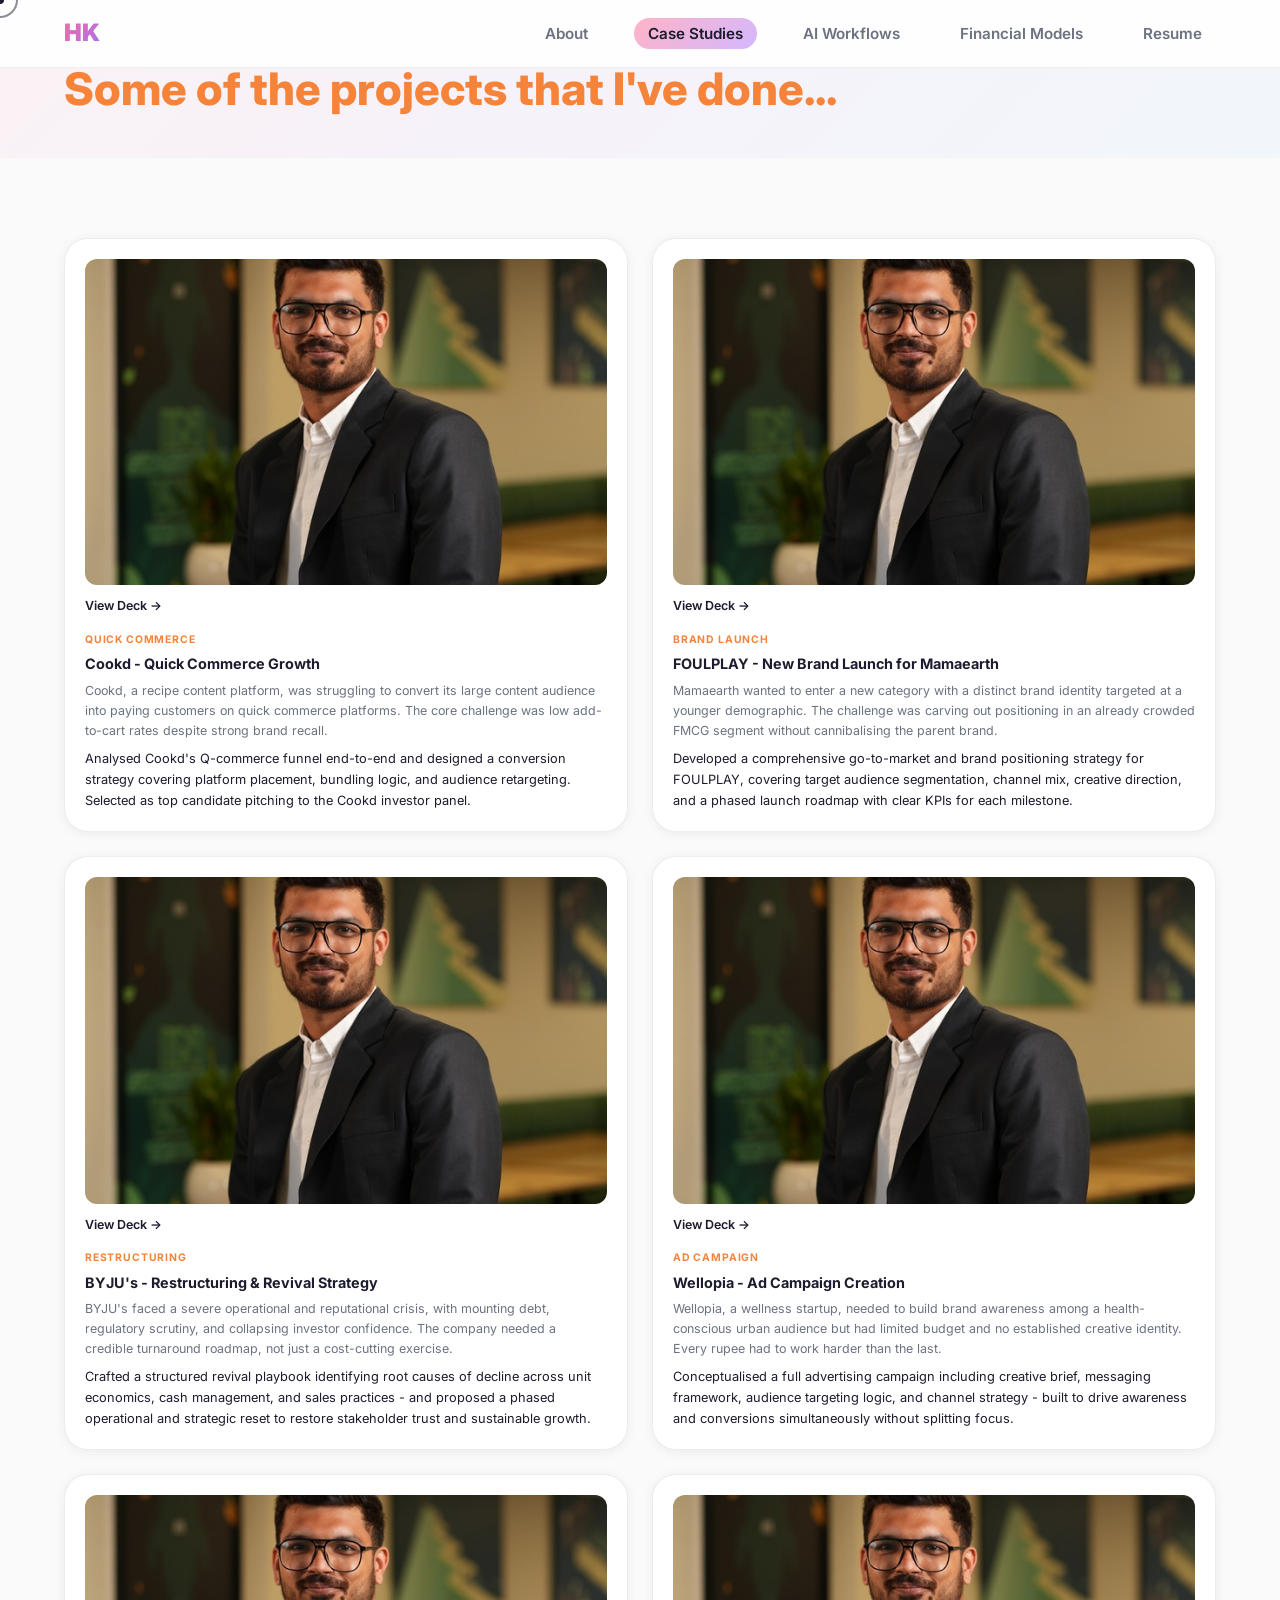
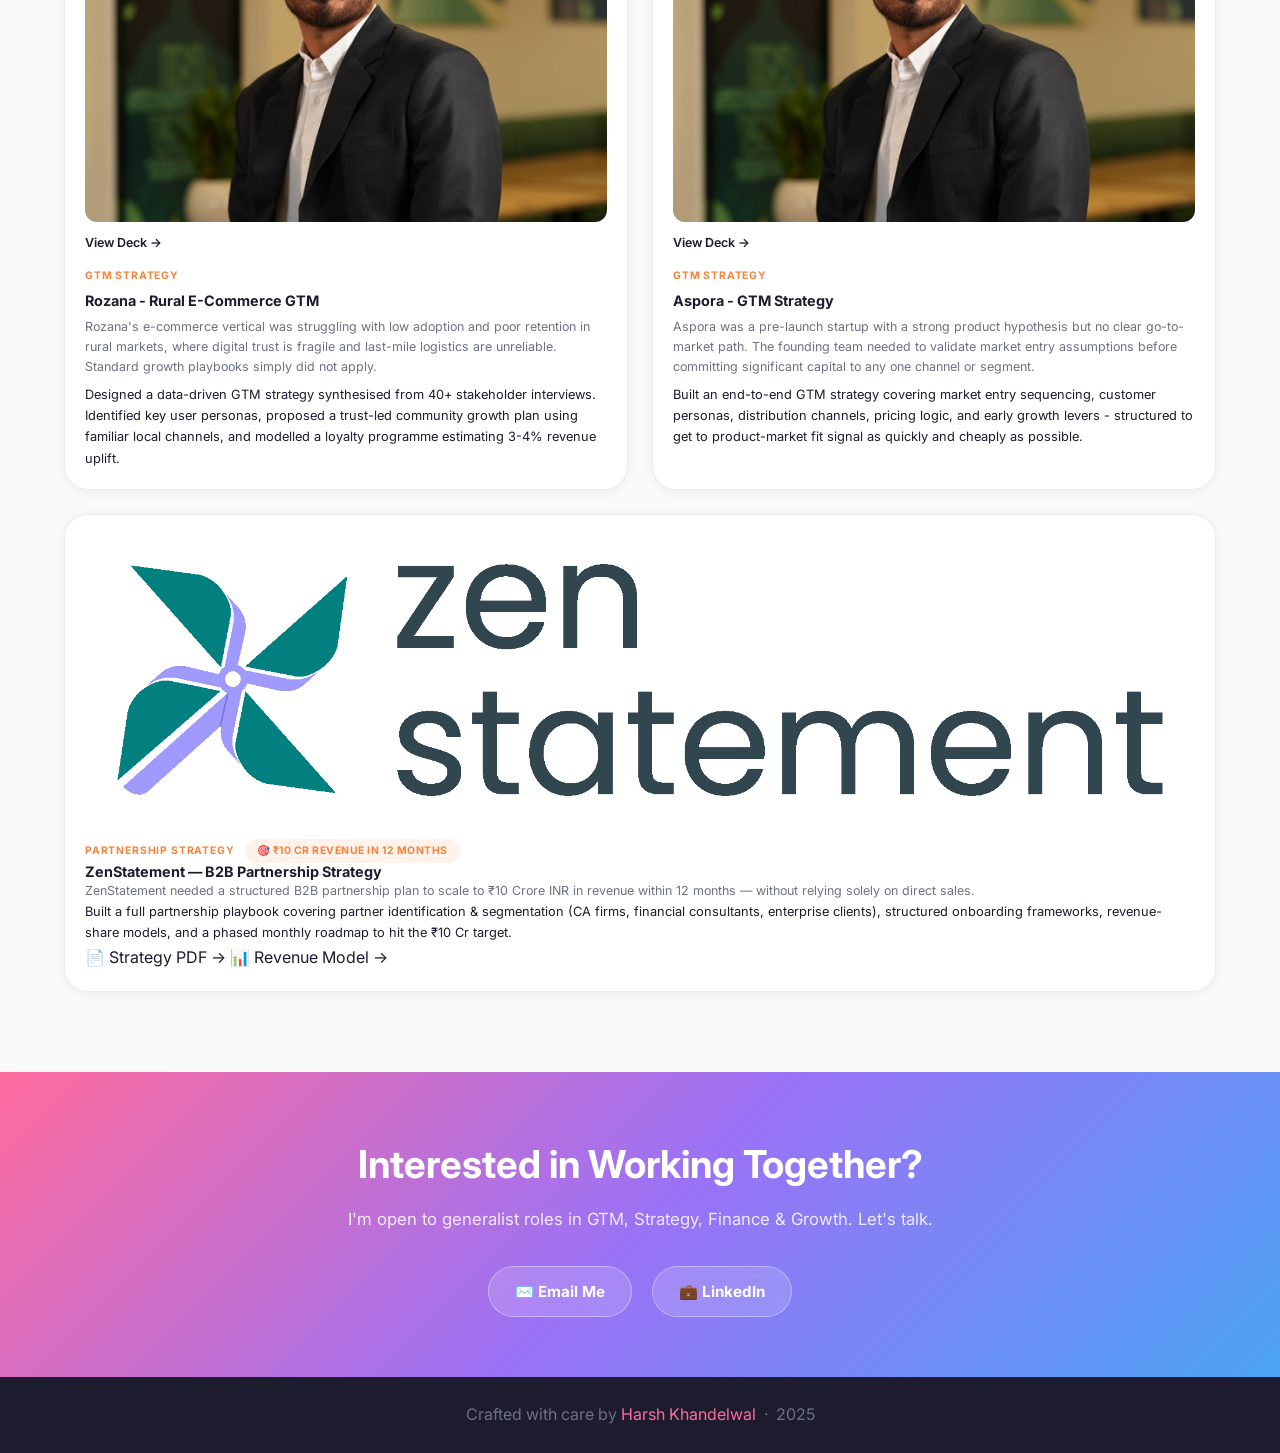
<file: case-studies.html>
<!DOCTYPE html>
<html lang="en">
<head>
  <meta charset="UTF-8" />
  <meta name="viewport" content="width=device-width, initial-scale=1.0" />
  <title>Case Studies - Harsh Khandelwal</title>
  <link rel="preconnect" href="https://fonts.googleapis.com" />
  <link rel="preconnect" href="https://fonts.gstatic.com" crossorigin />
  <link href="https://fonts.googleapis.com/css2?family=Inter:wght@400;500;600;700;800;900&display=swap" rel="stylesheet" />
  <link rel="stylesheet" href="css/style.css" />
</head>
<body>

  <!-- NAV -->
  <nav>
    <a href="index.html" class="nav-logo">HK</a>
    <ul class="nav-links">
      <li><a href="index.html">About</a></li>
      <li><a href="case-studies.html" class="active">Case Studies</a></li>
      <li><a href="ai-workflows.html">AI Workflows</a></li>
      <li><a href="excel-analysis.html">Financial Models</a></li>
      <li><a href="resume.html">Resume</a></li>
    </ul>
    <div class="hamburger" aria-label="Toggle menu">
      <span></span><span></span><span></span>
    </div>
  </nav>

  <div class="page-content">

    <!-- PAGE HERO -->
    <div class="page-hero" style="text-align:left;">
      <h1 class="cs-opening">Some of the projects that I've done...</h1>
    </div>

    <!-- CASE STUDIES LIST -->
    <section class="cs-list">

      <!-- 1. Cookd -->
      <div class="cs-tile fade-up">
        <div class="cs-image-col">
          <div class="cs-img-wrap">
            <img src="assets/profile_web.jpg" alt="Cookd Case Study" class="cs-img" />
          </div>
          <a href="https://drive.google.com/file/d/1Qt3O2t2z2on9Dh_epBdrnaebTq2zfUkA/view?usp=drive_link"
             target="_blank" rel="noopener" class="cs-deck-link">View Deck →</a>
        </div>
        <div class="cs-text-col">
          <span class="cs-tag">Quick Commerce</span>
          <h3 class="cs-title">Cookd - Quick Commerce Growth</h3>
          <p class="cs-context">Cookd, a recipe content platform, was struggling to convert its large content audience into paying customers on quick commerce platforms. The core challenge was low add-to-cart rates despite strong brand recall.</p>
          <p class="cs-solution">Analysed Cookd's Q-commerce funnel end-to-end and designed a conversion strategy covering platform placement, bundling logic, and audience retargeting. Selected as top candidate pitching to the Cookd investor panel.</p>
        </div>
      </div>

      <!-- 2. FOULPLAY / Mamaearth -->
      <div class="cs-tile fade-up">
        <div class="cs-image-col">
          <div class="cs-img-wrap">
            <img src="assets/profile_web.jpg" alt="FOULPLAY Case Study" class="cs-img" />
          </div>
          <a href="https://drive.google.com/file/d/1Qt3O2t2z2on9Dh_epBdrnaebTq2zfUkA/view?usp=drive_link"
             target="_blank" rel="noopener" class="cs-deck-link">View Deck →</a>
        </div>
        <div class="cs-text-col">
          <span class="cs-tag">Brand Launch</span>
          <h3 class="cs-title">FOULPLAY - New Brand Launch for Mamaearth</h3>
          <p class="cs-context">Mamaearth wanted to enter a new category with a distinct brand identity targeted at a younger demographic. The challenge was carving out positioning in an already crowded FMCG segment without cannibalising the parent brand.</p>
          <p class="cs-solution">Developed a comprehensive go-to-market and brand positioning strategy for FOULPLAY, covering target audience segmentation, channel mix, creative direction, and a phased launch roadmap with clear KPIs for each milestone.</p>
        </div>
      </div>

      <!-- 3. BYJU's -->
      <div class="cs-tile fade-up">
        <div class="cs-image-col">
          <div class="cs-img-wrap">
            <img src="assets/profile_web.jpg" alt="BYJU's Case Study" class="cs-img" />
          </div>
          <a href="https://drive.google.com/file/d/1Qt3O2t2z2on9Dh_epBdrnaebTq2zfUkA/view?usp=drive_link"
             target="_blank" rel="noopener" class="cs-deck-link">View Deck →</a>
        </div>
        <div class="cs-text-col">
          <span class="cs-tag">Restructuring</span>
          <h3 class="cs-title">BYJU's - Restructuring &amp; Revival Strategy</h3>
          <p class="cs-context">BYJU's faced a severe operational and reputational crisis, with mounting debt, regulatory scrutiny, and collapsing investor confidence. The company needed a credible turnaround roadmap, not just a cost-cutting exercise.</p>
          <p class="cs-solution">Crafted a structured revival playbook identifying root causes of decline across unit economics, cash management, and sales practices - and proposed a phased operational and strategic reset to restore stakeholder trust and sustainable growth.</p>
        </div>
      </div>

      <!-- 4. Wellopia -->
      <div class="cs-tile fade-up">
        <div class="cs-image-col">
          <div class="cs-img-wrap">
            <img src="assets/profile_web.jpg" alt="Wellopia Case Study" class="cs-img" />
          </div>
          <a href="https://drive.google.com/file/d/1P2YTkyjy419LNdso2Wci-GklZcdUuq22/view?usp=drive_link"
             target="_blank" rel="noopener" class="cs-deck-link">View Deck →</a>
        </div>
        <div class="cs-text-col">
          <span class="cs-tag">Ad Campaign</span>
          <h3 class="cs-title">Wellopia - Ad Campaign Creation</h3>
          <p class="cs-context">Wellopia, a wellness startup, needed to build brand awareness among a health-conscious urban audience but had limited budget and no established creative identity. Every rupee had to work harder than the last.</p>
          <p class="cs-solution">Conceptualised a full advertising campaign including creative brief, messaging framework, audience targeting logic, and channel strategy - built to drive awareness and conversions simultaneously without splitting focus.</p>
        </div>
      </div>

      <!-- 5. Rozana -->
      <div class="cs-tile fade-up">
        <div class="cs-image-col">
          <div class="cs-img-wrap">
            <img src="assets/profile_web.jpg" alt="Rozana Case Study" class="cs-img" />
          </div>
          <a href="https://drive.google.com/file/d/1u9KcnQWaymBEOujBESNsuPhxfS5xnvuZ/view?usp=sharing"
             target="_blank" rel="noopener" class="cs-deck-link">View Deck →</a>
        </div>
        <div class="cs-text-col">
          <span class="cs-tag">GTM Strategy</span>
          <h3 class="cs-title">Rozana - Rural E-Commerce GTM</h3>
          <p class="cs-context">Rozana's e-commerce vertical was struggling with low adoption and poor retention in rural markets, where digital trust is fragile and last-mile logistics are unreliable. Standard growth playbooks simply did not apply.</p>
          <p class="cs-solution">Designed a data-driven GTM strategy synthesised from 40+ stakeholder interviews. Identified key user personas, proposed a trust-led community growth plan using familiar local channels, and modelled a loyalty programme estimating 3-4% revenue uplift.</p>
        </div>
      </div>

      <!-- 6. Aspora -->
      <div class="cs-tile fade-up">
        <div class="cs-image-col">
          <div class="cs-img-wrap">
            <img src="assets/profile_web.jpg" alt="Aspora Case Study" class="cs-img" />
          </div>
          <a href="https://drive.google.com/file/d/1of0Hwg5eQiqpXvsL_7w_bRDt6ZBcgXvR/view?usp=sharing"
             target="_blank" rel="noopener" class="cs-deck-link">View Deck →</a>
        </div>
        <div class="cs-text-col">
          <span class="cs-tag">GTM Strategy</span>
          <h3 class="cs-title">Aspora - GTM Strategy</h3>
          <p class="cs-context">Aspora was a pre-launch startup with a strong product hypothesis but no clear go-to-market path. The founding team needed to validate market entry assumptions before committing significant capital to any one channel or segment.</p>
          <p class="cs-solution">Built an end-to-end GTM strategy covering market entry sequencing, customer personas, distribution channels, pricing logic, and early growth levers - structured to get to product-market fit signal as quickly and cheaply as possible.</p>
        </div>
      </div>

      <!-- 7. ZenStatement Partnership -->
      <div class="cs-tile cs-tile--zen fade-up">
        <div class="cs-zen-logo-col">
          <div class="cs-zen-logo-wrap">
            <img src="Zenstatement.jpg" alt="ZenStatement" class="cs-zen-logo" />
          </div>
        </div>
        <div class="cs-zen-text-col">
          <div style="display:flex; align-items:center; gap:10px; flex-wrap:wrap;">
            <span class="cs-tag">Partnership Strategy</span>
            <span class="cs-zen-goal">🎯 ₹10 Cr Revenue in 12 Months</span>
          </div>
          <h3 class="cs-title">ZenStatement — B2B Partnership Strategy</h3>
          <p class="cs-context">ZenStatement needed a structured B2B partnership plan to scale to ₹10 Crore INR in revenue within 12 months — without relying solely on direct sales.</p>
          <p class="cs-solution">Built a full partnership playbook covering partner identification &amp; segmentation (CA firms, financial consultants, enterprise clients), structured onboarding frameworks, revenue-share models, and a phased monthly roadmap to hit the ₹10 Cr target.</p>
          <div class="cs-zen-links">
            <a href="https://drive.google.com/file/d/1J3cEPYtSLhFXB-f8GFueTd4urPRnvmJe/view?usp=sharing"
               target="_blank" rel="noopener" class="cs-zen-link">📄 Strategy PDF →</a>
            <a href="https://docs.google.com/spreadsheets/d/1HKlFqsKFEzSnNEEZf67NV5V82Ex0CfY3/edit?usp=sharing&ouid=111963231689449101617&rtpof=true&sd=true"
               target="_blank" rel="noopener" class="cs-zen-link">📊 Revenue Model →</a>
          </div>
        </div>
      </div>

    </section>

    <!-- CONTACT -->
    <div class="contact-strip">
      <h2>Interested in Working Together?</h2>
      <p>I'm open to generalist roles in GTM, Strategy, Finance &amp; Growth. Let's talk.</p>
      <div class="contact-links">
        <a href="mailto:harsh_khandelwal@pg26.mesaschool.co" class="contact-link">✉️ Email Me</a>
        <a href="https://www.linkedin.com/in/kharshhhh/" target="_blank" rel="noopener" class="contact-link">💼 LinkedIn</a>
      </div>
    </div>

  </div><!-- /page-content -->

  <footer>
    <p>Crafted with care by <span>Harsh Khandelwal</span> &nbsp;·&nbsp; 2025</p>
  </footer>

  <script src="js/main.js"></script>
</body>
</html>
</file>
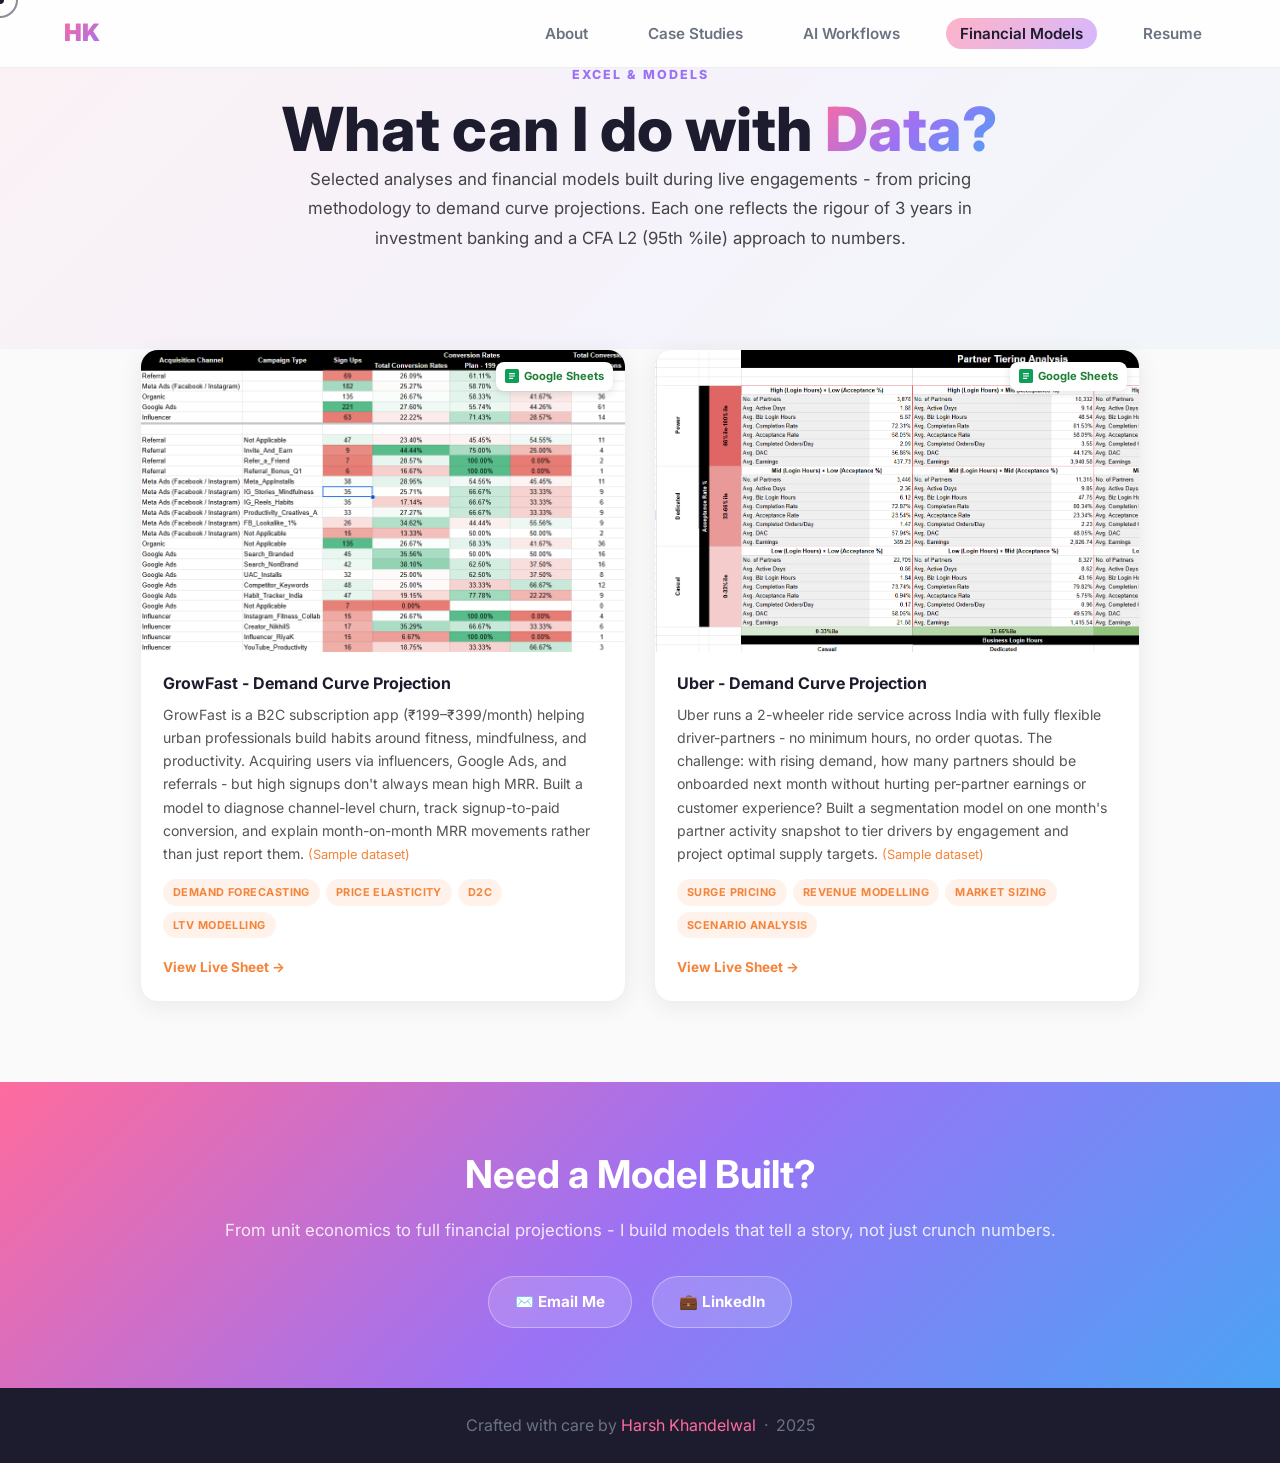
<file: excel-analysis.html>
<!DOCTYPE html>
<html lang="en">
<head>
  <meta charset="UTF-8" />
  <meta name="viewport" content="width=device-width, initial-scale=1.0" />
  <title>Financial Models - Harsh Khandelwal</title>
  <link rel="preconnect" href="https://fonts.googleapis.com" />
  <link rel="preconnect" href="https://fonts.gstatic.com" crossorigin />
  <link href="https://fonts.googleapis.com/css2?family=Inter:wght@400;500;600;700;800;900&display=swap" rel="stylesheet" />
  <link rel="stylesheet" href="css/style.css" />
  <style>
    /* ── Excel page specific ── */
    .excel-intro {
      max-width: 680px;
      margin: 0 auto 3.5rem;
      text-align: center;
    }

    .excel-intro p {
      font-size: 1.05rem;
      color: #444;
      line-height: 1.75;
    }

    .excel-grid {
      display: grid;
      grid-template-columns: repeat(2, 1fr);
      gap: 28px;
      max-width: 1000px;
      margin: 0 auto;
    }

    .excel-card {
      background: #fff;
      border-radius: 18px;
      box-shadow: 0 4px 24px rgba(0,0,0,0.07);
      overflow: hidden;
      border: 1px solid #f0f0f0;
      transition: transform 0.25s ease, box-shadow 0.25s ease;
      display: flex;
      flex-direction: column;
    }

    .excel-card:hover {
      transform: translateY(-5px);
      box-shadow: 0 12px 40px rgba(0,0,0,0.12);
    }

    .excel-thumb-wrap {
      width: 100%;
      aspect-ratio: 16 / 10;
      overflow: hidden;
      position: relative;
      background: #f5f5f5;
    }

    .excel-thumb {
      width: 100%;
      height: 100%;
      object-fit: cover;
      object-position: top left;
      transition: transform 0.4s ease;
      display: block;
    }

    .excel-card:hover .excel-thumb {
      transform: scale(1.04);
    }

    /* Sheets badge */
    .excel-badge {
      position: absolute;
      top: 12px;
      right: 12px;
      background: #fff;
      border-radius: 8px;
      padding: 5px 9px;
      display: flex;
      align-items: center;
      gap: 5px;
      font-size: 0.7rem;
      font-weight: 700;
      color: #1e7e34;
      box-shadow: 0 2px 8px rgba(0,0,0,0.12);
    }

    .excel-badge svg { flex-shrink: 0; }

    .excel-body {
      padding: 20px 22px 22px;
      flex: 1;
      display: flex;
      flex-direction: column;
    }

    .excel-title {
      font-size: 1rem;
      font-weight: 700;
      color: #1C1C2E;
      margin-bottom: 8px;
      line-height: 1.4;
    }

    .excel-desc {
      font-size: 0.88rem;
      color: #555;
      line-height: 1.65;
      margin-bottom: 14px;
      flex: 1;
    }

    .excel-tags {
      display: flex;
      flex-wrap: wrap;
      gap: 6px;
      margin-bottom: 18px;
    }

    .excel-tag {
      background: rgba(245,132,58,0.1);
      color: #F5843A;
      font-size: 0.68rem;
      font-weight: 700;
      letter-spacing: 0.04em;
      padding: 4px 10px;
      border-radius: 50px;
      text-transform: uppercase;
    }

    .excel-link {
      display: inline-flex;
      align-items: center;
      gap: 6px;
      font-size: 0.85rem;
      font-weight: 700;
      color: #F5843A;
      transition: gap 0.2s ease;
    }

    .excel-link:hover { gap: 10px; }

    @media (max-width: 680px) {
      .excel-grid { grid-template-columns: 1fr; }
    }
  </style>
</head>
<body>

  <!-- NAV -->
  <nav>
    <a href="index.html" class="nav-logo">HK</a>
    <ul class="nav-links">
      <li><a href="index.html">About</a></li>
      <li><a href="case-studies.html">Case Studies</a></li>
      <li><a href="ai-workflows.html">AI Workflows</a></li>
      <li><a href="excel-analysis.html" class="active">Financial Models</a></li>
      <li><a href="resume.html">Resume</a></li>
    </ul>
    <div class="hamburger" aria-label="Toggle menu">
      <span></span><span></span><span></span>
    </div>
  </nav>

  <div class="page-content">

    <!-- PAGE HERO -->
    <div class="page-hero">
      <span class="section-label">Excel & Models</span>
      <h1>What can I do with <span class="gradient-text">Data?</span></h1>
      <div class="excel-intro">
        <p>
          Selected analyses and financial models built during live engagements - from pricing methodology to demand curve projections. Each one reflects the rigour of 3 years in investment banking and a CFA L2 (95th %ile) approach to numbers.
        </p>
      </div>
    </div>

    <!-- CARDS GRID -->
    <section style="padding: 0 5% 80px;">
      <div class="excel-grid">

        <!-- 1. GrowFast DCP -->
        <div class="excel-card fade-up">
          <div class="excel-thumb-wrap">
            <img src="assets/GrowFast_DCP.png" alt="GrowFast Demand Curve Projection" class="excel-thumb" />
            <div class="excel-badge">
              <svg width="14" height="14" viewBox="0 0 24 24" fill="none" xmlns="http://www.w3.org/2000/svg">
                <rect width="24" height="24" rx="3" fill="#0F9D58"/>
                <path d="M7 7h10v2H7zm0 4h10v2H7zm0 4h7v2H7z" fill="#fff"/>
              </svg>
              Google Sheets
            </div>
          </div>
          <div class="excel-body">
            <h3 class="excel-title">GrowFast - Demand Curve Projection</h3>
            <p class="excel-desc">GrowFast is a B2C subscription app (₹199–₹399/month) helping urban professionals build habits around fitness, mindfulness, and productivity. Acquiring users via influencers, Google Ads, and referrals - but high signups don't always mean high MRR. Built a model to diagnose channel-level churn, track signup-to-paid conversion, and explain month-on-month MRR movements rather than just report them. <em style="color:#F5843A; font-style:normal; font-size:0.8rem;">(Sample dataset)</em></p>
            <div class="excel-tags">
              <span class="excel-tag">Demand Forecasting</span>
              <span class="excel-tag">Price Elasticity</span>
              <span class="excel-tag">D2C</span>
              <span class="excel-tag">LTV Modelling</span>
            </div>
            <a href="https://docs.google.com/spreadsheets/d/1K4vECbnSmkLkQ-Kgcd8R1eFddMNquEy4Mfq6aRgQWk0/edit?usp=sharing"
               target="_blank" rel="noopener noreferrer" class="excel-link">
              View Live Sheet →
            </a>
          </div>
        </div>

        <!-- 2. Uber DCP -->
        <div class="excel-card fade-up">
          <div class="excel-thumb-wrap">
            <img src="assets/UberDCP.png" alt="Uber Demand Curve Projection" class="excel-thumb" />
            <div class="excel-badge">
              <svg width="14" height="14" viewBox="0 0 24 24" fill="none" xmlns="http://www.w3.org/2000/svg">
                <rect width="24" height="24" rx="3" fill="#0F9D58"/>
                <path d="M7 7h10v2H7zm0 4h10v2H7zm0 4h7v2H7z" fill="#fff"/>
              </svg>
              Google Sheets
            </div>
          </div>
          <div class="excel-body">
            <h3 class="excel-title">Uber - Demand Curve Projection</h3>
            <p class="excel-desc">Uber runs a 2-wheeler ride service across India with fully flexible driver-partners - no minimum hours, no order quotas. The challenge: with rising demand, how many partners should be onboarded next month without hurting per-partner earnings or customer experience? Built a segmentation model on one month's partner activity snapshot to tier drivers by engagement and project optimal supply targets. <em style="color:#F5843A; font-style:normal; font-size:0.8rem;">(Sample dataset)</em></p>
            <div class="excel-tags">
              <span class="excel-tag">Surge Pricing</span>
              <span class="excel-tag">Revenue Modelling</span>
              <span class="excel-tag">Market Sizing</span>
              <span class="excel-tag">Scenario Analysis</span>
            </div>
            <a href="https://docs.google.com/spreadsheets/d/1R9dZCuSqjxrG7LApciiO_Yq0SdFiNPS4xbjvU8DjDBg/edit?usp=sharing"
               target="_blank" rel="noopener noreferrer" class="excel-link">
              View Live Sheet →
            </a>
          </div>
        </div>

      </div>
    </section>

    <!-- CONTACT -->
    <div class="contact-strip">
      <h2>Need a Model Built?</h2>
      <p>From unit economics to full financial projections - I build models that tell a story, not just crunch numbers.</p>
      <div class="contact-links">
        <a href="mailto:harsh_khandelwal@pg26.mesaschool.co" class="contact-link">✉️ Email Me</a>
        <a href="https://www.linkedin.com/in/kharshhhh/" target="_blank" rel="noopener" class="contact-link">💼 LinkedIn</a>
      </div>
    </div>

  </div><!-- /page-content -->

  <footer>
    <p>Crafted with care by <span>Harsh Khandelwal</span> &nbsp;·&nbsp; 2025</p>
  </footer>

  <script src="js/main.js"></script>
</body>
</html>
</file>
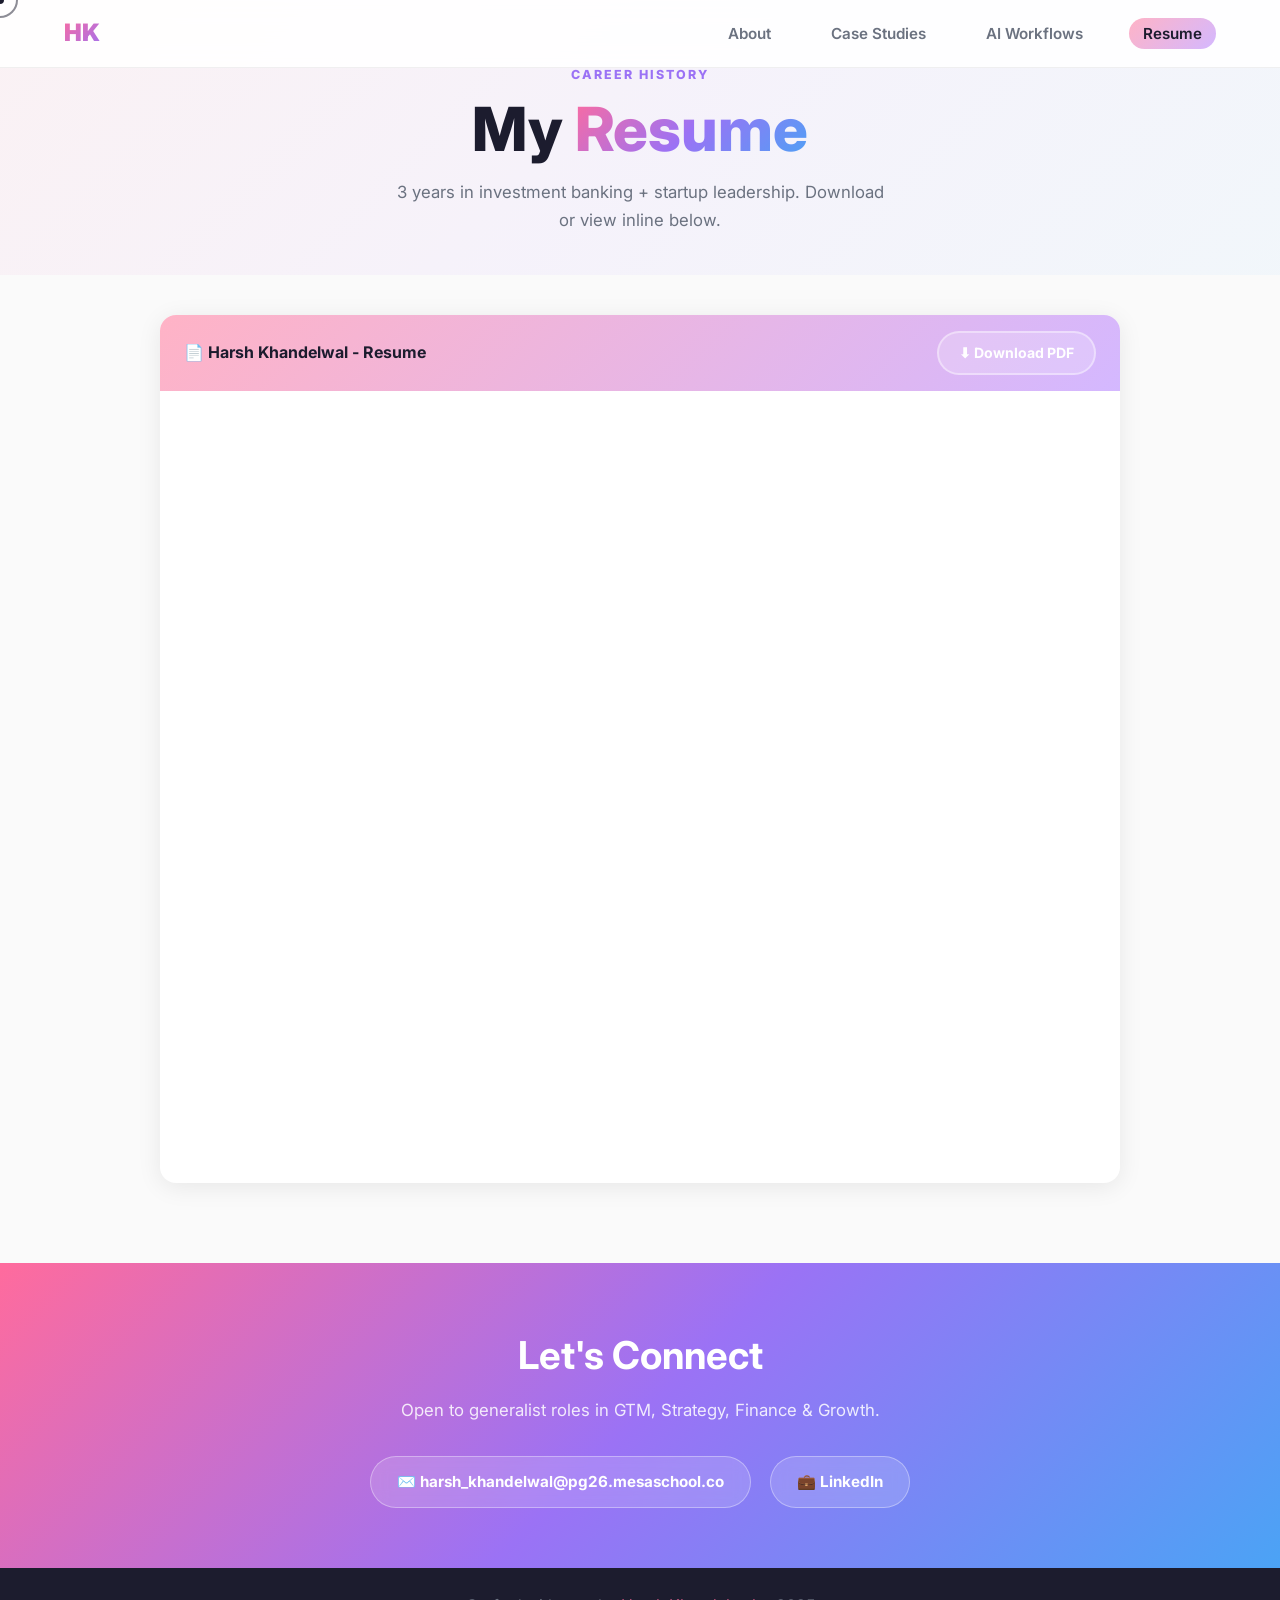
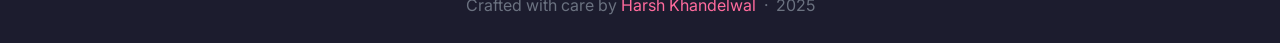
<file: resume.html>
<!DOCTYPE html>
<html lang="en">
<head>
  <meta charset="UTF-8" />
  <meta name="viewport" content="width=device-width, initial-scale=1.0" />
  <title>Resume - Harsh Khandelwal</title>
  <link rel="preconnect" href="https://fonts.googleapis.com" />
  <link rel="preconnect" href="https://fonts.gstatic.com" crossorigin />
  <link href="https://fonts.googleapis.com/css2?family=Inter:wght@400;500;600;700;800;900&display=swap" rel="stylesheet" />
  <link rel="stylesheet" href="css/style.css" />
  <style>
    .resume-section { padding: 40px 5% 80px; }
    .resume-wrapper {
      max-width: 960px;
      margin: 0 auto;
    }
  </style>
</head>
<body>

  <!-- NAV -->
  <nav>
    <a href="index.html" class="nav-logo">HK</a>
    <ul class="nav-links">
      <li><a href="index.html">About</a></li>
      <li><a href="case-studies.html">Case Studies</a></li>
      <li><a href="ai-workflows.html">AI Workflows</a></li>
      <li><a href="resume.html" class="active">Resume</a></li>
    </ul>
    <div class="hamburger" aria-label="Toggle menu">
      <span></span><span></span><span></span>
    </div>
  </nav>

  <div class="page-content">

    <!-- PAGE HERO -->
    <div class="page-hero">
      <span class="section-label">Career History</span>
      <h1>My <span class="gradient-text">Resume</span></h1>
      <p style="max-width:500px; margin:0.8rem auto 0; font-size:1.05rem;">
        3 years in investment banking + startup leadership. Download or view inline below.
      </p>
    </div>

    <!-- RESUME VIEWER -->
    <div class="resume-section">
      <div class="resume-wrapper">
        <div class="resume-toolbar">
          <span>📄 Harsh Khandelwal - Resume</span>
          <a href="assets/HarshKhandelwal_Resume.pdf" download class="btn btn-outline"
             style="background:rgba(255,255,255,0.2); color:#fff; border-color:rgba(255,255,255,0.4); font-size:0.88rem; padding:8px 20px;">
            ⬇ Download PDF
          </a>
        </div>
        <iframe
          src="assets/HarshKhandelwal_Resume.pdf"
          class="resume-embed"
          title="Harsh Khandelwal Resume">
        </iframe>
      </div>
    </div>

    <!-- CONTACT -->
    <div class="contact-strip">
      <h2>Let's Connect</h2>
      <p>Open to generalist roles in GTM, Strategy, Finance &amp; Growth.</p>
      <div class="contact-links">
        <a href="mailto:harsh_khandelwal@pg26.mesaschool.co" class="contact-link">✉️ harsh_khandelwal@pg26.mesaschool.co</a>
        <a href="https://www.linkedin.com/in/kharshhhh/" target="_blank" rel="noopener" class="contact-link">💼 LinkedIn</a>
      </div>
    </div>

  </div><!-- /page-content -->

  <footer>
    <p>Crafted with care by <span>Harsh Khandelwal</span> &nbsp;·&nbsp; 2025</p>
  </footer>

  <script src="js/main.js"></script>
</body>
</html>
</file>
<file: css/style.css>
/* ===== CUSTOM CURSOR ===== */
* { cursor: none !important; }

.cursor-dot {
  position: fixed;
  top: 0; left: 0;
  width: 8px; height: 8px;
  background: #1C1C2E;
  border-radius: 50%;
  pointer-events: none;
  z-index: 99999;
  margin-left: -4px;
  margin-top: -4px;
  transition: background 0.2s;
}

.cursor-ring {
  position: fixed;
  top: 0; left: 0;
  width: 36px; height: 36px;
  border: 2px solid rgba(28, 28, 46, 0.5);
  border-radius: 50%;
  pointer-events: none;
  z-index: 99998;
  margin-left: -18px;
  margin-top: -18px;
  transition: width 0.2s ease, height 0.2s ease, margin 0.2s ease, border-color 0.2s ease;
}

.cursor-ring--hover {
  width: 56px; height: 56px;
  margin-left: -28px;
  margin-top: -28px;
  border-color: rgba(245, 132, 58, 0.7);
}

.cursor-dust {
  position: fixed;
  width: 5px; height: 5px;
  border-radius: 50%;
  background: rgba(180, 180, 180, 0.45);
  pointer-events: none;
  z-index: 99997;
  transform: translate(-50%, -50%);
  animation: dust-fade 0.6s ease forwards;
}

@keyframes dust-fade {
  0%   { opacity: 1;   transform: translate(-50%, -50%) scale(1); }
  100% { opacity: 0;   transform: translate(-50%, -50%) scale(0.2); }
}

/* ===== RESET & BASE ===== */
*, *::before, *::after { box-sizing: border-box; margin: 0; padding: 0; }

:root {
  --pink:        #FFB3C6;
  --pink-mid:    #FF6B9D;
  --purple:      #D4B8FF;
  --purple-mid:  #9B72F5;
  --blue:        #B3DCFF;
  --blue-mid:    #4BA3F5;
  --green:       #B3F0D4;
  --green-mid:   #2EC98A;
  --yellow:      #FFF2B3;
  --yellow-mid:  #F5C842;
  --orange:      #FFD9B3;
  --orange-mid:  #F5843A;
  --bg:          #FAFAFA;
  --text:        #1C1C2E;
  --muted:       #6B7280;
  --white:       #FFFFFF;
  --nav-h:       68px;
  --radius:      16px;
  --shadow:      0 4px 24px rgba(0,0,0,0.08);
  --shadow-hover:0 8px 40px rgba(0,0,0,0.14);
}

html { scroll-behavior: smooth; }

body {
  font-family: 'Inter', 'Segoe UI', sans-serif;
  background: var(--bg);
  color: var(--text);
  line-height: 1.7;
}

a { text-decoration: none; color: inherit; }
img { max-width: 100%; display: block; }
ul { list-style: none; }

/* ===== TYPOGRAPHY ===== */
h1 { font-size: clamp(2.2rem, 5vw, 3.8rem); font-weight: 800; line-height: 1.15; }
h2 { font-size: clamp(1.6rem, 3vw, 2.4rem); font-weight: 700; }
h3 { font-size: 1.2rem; font-weight: 700; }
p  { font-size: 1rem; color: var(--muted); }

.gradient-text {
  background: linear-gradient(135deg, var(--pink-mid), var(--purple-mid), var(--blue-mid));
  -webkit-background-clip: text;
  -webkit-text-fill-color: transparent;
  background-clip: text;
}

/* ===== WHO AM I ===== */
.who-section {
  display: flex;
  align-items: center;
  gap: 5%;
  padding: 80px 6%;
  background: #ffffff;
  min-height: 80vh;
}

.who-image-col {
  flex: 0 0 42%;
  display: flex;
  align-items: flex-end;
  justify-content: center;
}

.who-image {
  width: 100%;
  max-width: 480px;
  height: auto;
  object-fit: contain;
  display: block;
}

.who-content-col {
  flex: 1;
  min-width: 0;
}

.who-heading {
  font-family: 'Inter', sans-serif;
  font-size: clamp(1.6rem, 3vw, 2.4rem);
  font-weight: 700;
  color: #F5843A;
  background: #F5843A;
  color: #ffffff;
  display: inline-block;
  padding: 6px 20px;
  border-radius: 6px;
  margin-bottom: 2rem;
  background: transparent;
  color: #F5843A;
  padding: 0;
}

.who-body {
  font-family: 'Inter', sans-serif;
  font-size: clamp(0.95rem, 1.3vw, 1.1rem);
  font-weight: 400;
  color: #1C1C2E;
  line-height: 1.8;
  max-width: 600px;
}

.who-tagline {
  font-size: 1.35em;
  font-weight: 700;
  color: #1C1C2E;
}

.caveat-black {
  font-family: 'Caveat', cursive;
  font-weight: 600;
  font-size: 1.35em;
  color: #1C1C2E;
  text-decoration: underline;
  text-underline-offset: 3px;
  text-decoration-thickness: 2px;
}

.caveat-bold-black {
  font-family: 'Caveat', cursive;
  font-weight: 700;
  font-size: 1.35em;
  color: #1C1C2E;
}

.caveat-mark {
  font-family: 'Caveat', cursive;
  font-weight: 600;
  font-size: 1.35em;
  color: #F5843A;
  text-decoration: underline;
  text-underline-offset: 3px;
  text-decoration-thickness: 2px;
}

@media (max-width: 768px) {
  .who-section {
    flex-direction: column;
    padding: 60px 5%;
    min-height: auto;
  }
  .who-image-col { flex: none; width: 80%; }
  .who-image { max-width: 100%; }
}

/* ===== NAV LANDING ===== */
.nav-landing {
  position: fixed;
  top: 0; left: 0; right: 0;
  height: var(--nav-h);
  background: #ffffff;
  display: flex;
  align-items: center;
  justify-content: space-between;
  padding: 0 5%;
  z-index: 999;
}

.nav-logo-landing {
  font-size: 1.5rem;
  font-weight: 900;
  color: #1C1C2E;
}

.nav-icons {
  display: flex;
  align-items: center;
  gap: 16px;
}

.nav-linkedin {
  color: #1C1C2E;
  display: flex;
  align-items: center;
  transition: color 0.2s;
}

.nav-linkedin:hover { color: #0A66C2; }

/* ===== HERO LANDING ===== */
.hero-landing {
  min-height: 100vh;
  background: #ffffff;
  display: flex;
  flex-direction: column;
  align-items: center;
  justify-content: center;
  padding-top: var(--nav-h);
  text-align: center;
  position: relative;
  overflow: hidden;
}

.hero-landing-text {
  z-index: 1;
  padding: 0 5%;
  position: relative;
}

.hero-landing-photo {
  position: relative;
  z-index: 1;
}

.landing-greeting {
  font-size: clamp(2.8rem, 7vw, 6rem);
  font-weight: 300;
  color: #1C1C2E;
  line-height: 1.15;
  display: flex;
  align-items: center;
  gap: 0.25em;
  flex-wrap: wrap;
  justify-content: center;
}

.wave {
  display: inline-block;
  animation: wave-hand 2.5s ease-in-out infinite;
  transform-origin: 70% 70%;
}

@keyframes wave-hand {
  0%, 60%, 100% { transform: rotate(0deg); }
  10%, 30%      { transform: rotate(18deg); }
  20%, 40%      { transform: rotate(-8deg); }
}

.landing-name {
  color: #F5843A;
  position: relative;
  display: inline-block;
  white-space: nowrap;
  font-family: 'Caveat', cursive;
  font-weight: 700;
  font-size: 1.25em;
  line-height: 1;
}

.name-underline {
  position: absolute;
  left: 0; bottom: -10px;
  width: 100%;
  height: 18px;
  overflow: visible;
}

.hero-landing-photo {
  margin-top: 2rem;
  z-index: 1;
}

.landing-photo {
  height: clamp(340px, 48vh, 520px);
  width: auto;
  object-fit: contain;
  display: block;
  margin: 0 auto;
}

/* ===== NAV ===== */
nav {
  position: fixed;
  top: 0; left: 0; right: 0;
  height: var(--nav-h);
  background: rgba(255,255,255,0.9);
  backdrop-filter: blur(14px);
  border-bottom: 1px solid rgba(0,0,0,0.06);
  display: flex;
  align-items: center;
  justify-content: space-between;
  padding: 0 5%;
  z-index: 999;
}

.nav-logo {
  font-size: 1.5rem;
  font-weight: 900;
  background: linear-gradient(135deg, var(--pink-mid), var(--purple-mid));
  -webkit-background-clip: text;
  -webkit-text-fill-color: transparent;
  background-clip: text;
}

.nav-links {
  display: flex;
  gap: 2rem;
  align-items: center;
}

.nav-links a {
  font-size: 0.95rem;
  font-weight: 600;
  color: var(--muted);
  padding: 6px 14px;
  border-radius: 20px;
  transition: all 0.25s;
}

.nav-links a:hover,
.nav-links a.active {
  background: linear-gradient(135deg, var(--pink), var(--purple));
  color: var(--text);
}

.hamburger { display: none; cursor: pointer; flex-direction: column; gap: 5px; }
.hamburger span { display: block; width: 24px; height: 2px; background: var(--text); border-radius: 2px; transition: all 0.3s; }

/* ===== PAGE WRAPPER ===== */
.page-content { padding-top: 0; }

/* ===== HERO ===== */
.hero {
  min-height: calc(100vh - var(--nav-h));
  display: flex;
  align-items: center;
  padding: 80px 5%;
  position: relative;
  overflow: hidden;
}


.hero::before {
  content: '';
  position: absolute;
  top: -200px; right: -200px;
  width: 600px; height: 600px;
  background: radial-gradient(circle, var(--purple) 0%, transparent 70%);
  opacity: 0.4;
  pointer-events: none;
}

.hero::after {
  content: '';
  position: absolute;
  bottom: -150px; left: -150px;
  width: 500px; height: 500px;
  background: radial-gradient(circle, var(--pink) 0%, transparent 70%);
  opacity: 0.35;
  pointer-events: none;
}

.hero-inner {
  max-width: 1100px;
  width: 100%;
  position: relative;
  z-index: 1;
  display: flex;
  align-items: center;
  gap: 4rem;
}

.hero-content { flex: 1; min-width: 0; }

.hero-photo-wrap {
  flex-shrink: 0;
  display: flex;
  align-items: center;
  justify-content: center;
}

.hero-photo-ring {
  width: 380px;
  height: 380px;
  border-radius: 50%;
  padding: 4px;
  background: linear-gradient(135deg, var(--pink-mid), var(--purple-mid), var(--blue-mid));
  box-shadow: 0 8px 40px rgba(155,114,245,0.35);
  flex-shrink: 0;
}

.hero-photo {
  width: 100%;
  height: 100%;
  border-radius: 50%;
  object-fit: cover;
  object-position: center 15%;
  display: block;
  border: 3px solid var(--bg);
  image-rendering: -webkit-optimize-contrast;
  image-rendering: crisp-edges;
  -webkit-backface-visibility: hidden;
  transform: translateZ(0);
}

.hero-badge {
  display: inline-flex;
  align-items: center;
  gap: 8px;
  background: var(--green);
  color: var(--green-mid);
  font-size: 0.82rem;
  font-weight: 700;
  padding: 6px 16px;
  border-radius: 20px;
  margin-bottom: 1.5rem;
  letter-spacing: 0.5px;
}

.hero-badge::before { content: '●'; animation: pulse 2s infinite; }

@keyframes pulse { 0%,100%{opacity:1} 50%{opacity:0.4} }

.hero h1 { margin-bottom: 1rem; }

.hero-title {
  font-size: clamp(0.95rem, 2vw, 1.15rem);
  color: var(--muted);
  font-weight: 500;
  margin-bottom: 1.8rem;
  max-width: 680px;
}

.hero-bio {
  font-size: 1.05rem;
  color: var(--text);
  line-height: 1.8;
  max-width: 740px;
  margin-bottom: 2.5rem;
  opacity: 0.85;
}

.hero-actions { display: flex; gap: 1rem; flex-wrap: wrap; }

/* ===== BUTTONS ===== */
.btn {
  display: inline-flex;
  align-items: center;
  gap: 8px;
  padding: 12px 28px;
  border-radius: 30px;
  font-size: 0.95rem;
  font-weight: 700;
  cursor: pointer;
  transition: all 0.25s;
  border: none;
}

.btn-primary {
  background: linear-gradient(135deg, var(--pink-mid), var(--purple-mid));
  color: var(--white);
  box-shadow: 0 4px 16px rgba(155,114,245,0.35);
}

.btn-primary:hover {
  transform: translateY(-2px);
  box-shadow: 0 8px 28px rgba(155,114,245,0.45);
}

.btn-outline {
  background: var(--white);
  color: var(--text);
  border: 2px solid rgba(0,0,0,0.1);
}

.btn-outline:hover {
  border-color: var(--purple-mid);
  color: var(--purple-mid);
  transform: translateY(-2px);
}

/* ===== SECTION COMMONS ===== */
section { padding: 80px 5%; }

.section-label {
  display: inline-block;
  font-size: 0.78rem;
  font-weight: 800;
  letter-spacing: 2px;
  text-transform: uppercase;
  color: var(--purple-mid);
  margin-bottom: 0.6rem;
}

.section-title { margin-bottom: 0.5rem; }
.section-sub  { font-size: 1.05rem; max-width: 600px; margin-bottom: 3rem; }

/* ===== SKILLS ===== */
.skills-grid {
  display: grid;
  grid-template-columns: repeat(auto-fit, minmax(200px, 1fr));
  gap: 1.4rem;
}

.skill-card {
  background: var(--white);
  border-radius: var(--radius);
  padding: 28px 24px;
  box-shadow: var(--shadow);
  transition: all 0.3s;
  border-top: 4px solid transparent;
  text-align: center;
}

.skill-card:hover {
  transform: translateY(-5px);
  box-shadow: var(--shadow-hover);
}

.skill-card:nth-child(1) { border-top-color: var(--pink-mid); }
.skill-card:nth-child(2) { border-top-color: var(--purple-mid); }
.skill-card:nth-child(3) { border-top-color: var(--blue-mid); }
.skill-card:nth-child(4) { border-top-color: var(--green-mid); }
.skill-card:nth-child(5) { border-top-color: var(--yellow-mid); }
.skill-card:nth-child(6) { border-top-color: var(--orange-mid); }

.skill-icon {
  font-size: 2.2rem;
  margin-bottom: 0.8rem;
}

.skill-card h3 { font-size: 1rem; margin-bottom: 0.4rem; }
.skill-card p  { font-size: 0.85rem; line-height: 1.55; }

/* ===== PAGE HERO (inner pages) ===== */
.page-hero {
  padding: 60px 5% 40px;
  text-align: center;
  position: relative;
  overflow: hidden;
}

.page-hero::before {
  content: '';
  position: absolute;
  inset: 0;
  background: linear-gradient(135deg, var(--pink) 0%, var(--purple) 50%, var(--blue) 100%);
  opacity: 0.12;
  pointer-events: none;
}

.page-hero .section-label,
.page-hero h1,
.page-hero p { position: relative; z-index: 1; }

/* ===== CARDS GRID ===== */
.cards-grid {
  display: grid;
  grid-template-columns: repeat(auto-fit, minmax(300px, 1fr));
  gap: 1.6rem;
  margin-top: 2rem;
}

.card {
  background: var(--white);
  border-radius: var(--radius);
  box-shadow: var(--shadow);
  overflow: hidden;
  transition: all 0.3s;
  display: flex;
  flex-direction: column;
}

.card:hover {
  transform: translateY(-5px);
  box-shadow: var(--shadow-hover);
}

.card-accent {
  height: 5px;
  width: 100%;
}

.card-body {
  padding: 24px;
  flex: 1;
  display: flex;
  flex-direction: column;
}

.card-tag {
  display: inline-block;
  font-size: 0.72rem;
  font-weight: 700;
  letter-spacing: 1px;
  text-transform: uppercase;
  padding: 3px 12px;
  border-radius: 20px;
  margin-bottom: 0.8rem;
}

.card h3 { font-size: 1.15rem; margin-bottom: 0.5rem; }
.card p  { font-size: 0.9rem; flex: 1; }

.card-footer {
  padding: 16px 24px;
  border-top: 1px solid rgba(0,0,0,0.05);
  display: flex;
  gap: 0.8rem;
  flex-wrap: wrap;
}

.card-link {
  font-size: 0.85rem;
  font-weight: 700;
  display: inline-flex;
  align-items: center;
  gap: 5px;
  padding: 8px 18px;
  border-radius: 20px;
  transition: all 0.25s;
}

.card-link:hover { transform: translateY(-2px); }

/* color variants */
.accent-pink   { background: linear-gradient(135deg, var(--pink-mid), #FF4D8D); }
.accent-purple { background: linear-gradient(135deg, var(--purple-mid), #7C3AED); }
.accent-blue   { background: linear-gradient(135deg, var(--blue-mid), #2563EB); }
.accent-green  { background: linear-gradient(135deg, var(--green-mid), #059669); }
.accent-orange { background: linear-gradient(135deg, var(--orange-mid), #DC6803); }

.tag-pink   { background: var(--pink);   color: var(--pink-mid); }
.tag-purple { background: var(--purple); color: var(--purple-mid); }
.tag-blue   { background: var(--blue);   color: var(--blue-mid); }
.tag-green  { background: var(--green);  color: var(--green-mid); }
.tag-orange { background: var(--orange); color: var(--orange-mid); }

.link-pink   { background: var(--pink);   color: var(--pink-mid); }
.link-purple { background: var(--purple); color: var(--purple-mid); }
.link-blue   { background: var(--blue);   color: var(--blue-mid); }
.link-green  { background: var(--green);  color: var(--green-mid); }
.link-orange { background: var(--orange); color: var(--orange-mid); }

.link-pink:hover   { background: var(--pink-mid);   color: var(--white); }
.link-purple:hover { background: var(--purple-mid); color: var(--white); }
.link-blue:hover   { background: var(--blue-mid);   color: var(--white); }
.link-green:hover  { background: var(--green-mid);  color: var(--white); }
.link-orange:hover { background: var(--orange-mid); color: var(--white); }

/* ===== LOOM EMBED ===== */
.video-wrapper {
  position: relative;
  padding-bottom: 56.25%;
  height: 0;
  overflow: hidden;
  border-radius: var(--radius);
  margin-bottom: 1rem;
}

.video-wrapper iframe {
  position: absolute;
  top: 0; left: 0;
  width: 100%; height: 100%;
  border: none;
  border-radius: var(--radius);
}

/* ===== RESUME PAGE ===== */
.resume-wrapper {
  max-width: 900px;
  margin: 0 auto;
  background: var(--white);
  border-radius: var(--radius);
  box-shadow: var(--shadow);
  overflow: hidden;
}

.resume-toolbar {
  padding: 16px 24px;
  background: linear-gradient(135deg, var(--pink), var(--purple));
  display: flex;
  align-items: center;
  justify-content: space-between;
  gap: 1rem;
  flex-wrap: wrap;
}

.resume-toolbar span { font-weight: 700; font-size: 1rem; }

.resume-embed {
  width: 100%;
  height: 88vh;
  border: none;
  display: block;
}

/* ===== EXPERIENCE SECTION ===== */
.timeline { display: flex; flex-direction: column; gap: 1.4rem; }

.timeline-item {
  background: var(--white);
  border-radius: var(--radius);
  padding: 24px 28px;
  box-shadow: var(--shadow);
  border-left: 5px solid var(--purple-mid);
  transition: all 0.3s;
}

.timeline-item:nth-child(2) { border-left-color: var(--pink-mid); }
.timeline-item:nth-child(3) { border-left-color: var(--blue-mid); }

.timeline-item:hover { transform: translateX(4px); box-shadow: var(--shadow-hover); }

.timeline-header {
  display: flex;
  justify-content: space-between;
  align-items: flex-start;
  flex-wrap: wrap;
  gap: 0.5rem;
  margin-bottom: 0.4rem;
}

.timeline-role { font-size: 1.1rem; font-weight: 700; }
.timeline-period {
  font-size: 0.82rem;
  font-weight: 700;
  background: var(--yellow);
  color: var(--yellow-mid);
  padding: 3px 12px;
  border-radius: 20px;
}

.timeline-org {
  font-size: 0.88rem;
  color: var(--purple-mid);
  font-weight: 600;
  margin-bottom: 0.8rem;
}

.timeline-bullets {
  padding-left: 1.2rem;
  list-style: disc;
}

.timeline-bullets li {
  font-size: 0.9rem;
  color: var(--muted);
  margin-bottom: 0.35rem;
}

/* ===== CASE STUDIES — TILE LAYOUT ===== */
.cs-home-section {
  padding: 0 5% 80px;
  background: #ffffff;
  overflow: visible;
}

.cs-sticky-heading {
  position: sticky;
  top: var(--nav-h);
  z-index: 10;
  background: #ffffff;
  padding: 20px 0 16px;
  border-bottom: 1px solid rgba(0,0,0,0.06);
  margin-bottom: 32px;
}

.cs-opening {
  font-size: clamp(1.8rem, 3.5vw, 2.8rem);
  font-weight: 800;
  color: #F5843A !important;
  line-height: 1.3;
}

.cs-list {
  display: grid;
  grid-template-columns: repeat(2, 1fr);
  gap: 24px;
  overflow: visible;
}

.cs-tile {
  display: flex;
  flex-direction: column;
  gap: 14px;
  background: #ffffff;
  border: 1px solid rgba(0,0,0,0.07);
  border-radius: 24px;
  box-shadow: 0 2px 12px rgba(0,0,0,0.06);
  padding: 20px;
  overflow: visible;
  transition: box-shadow 0.3s ease, transform 0.3s ease;
  transform-origin: center center;
}

.cs-tile:hover {
  box-shadow: 0 16px 48px rgba(245, 132, 58, 0.55);
  transform: scale(1.4);
  z-index: 10;
  position: relative;
}

/* Top row: thumbnail left, tag+title+problem right */
.cs-top-row {
  display: flex;
  gap: 14px;
  align-items: flex-start;
}

.cs-thumb-wrap {
  flex-shrink: 0;
  width: 80px;
  height: 80px;
  border-radius: 14px;
  overflow: hidden;
  background: #f0f0f0;
}

.cs-thumb {
  width: 100%;
  height: 100%;
  object-fit: contain;
  display: block;
  background: #fff;
}

.cs-top-text {
  display: flex;
  flex-direction: column;
  gap: 4px;
  min-width: 0;
}

.cs-tag {
  font-size: 0.65rem;
  font-weight: 700;
  letter-spacing: 0.08em;
  text-transform: uppercase;
  color: #F5843A;
}

.cs-title {
  font-size: 0.9rem;
  font-weight: 700;
  color: var(--text);
  line-height: 1.3;
  margin: 0;
}

.cs-problem {
  font-size: 0.78rem;
  color: var(--muted);
  line-height: 1.55;
  margin: 0;
}

/* Solution text - full width below top row */
.cs-solution-text {
  font-size: 0.8rem;
  color: var(--text);
  line-height: 1.65;
  margin: 0;
  padding-top: 10px;
  border-top: 1px solid rgba(0,0,0,0.06);
}

/* Footer: skill chips + deck link */
.cs-footer {
  display: flex;
  align-items: flex-start;
  justify-content: space-between;
  flex-wrap: wrap;
  gap: 8px;
  padding-top: 10px;
  border-top: 1px solid rgba(0,0,0,0.06);
}

.cs-skills {
  display: flex;
  flex-wrap: wrap;
  gap: 6px;
}

.cs-skill-tag {
  font-size: 0.65rem;
  font-weight: 600;
  background: #f4f4f4;
  color: var(--text);
  padding: 3px 10px;
  border-radius: 20px;
  white-space: nowrap;
}

.cs-deck-link {
  font-size: 0.78rem;
  font-weight: 600;
  color: var(--text);
  text-decoration: none;
  white-space: nowrap;
  transition: opacity 0.2s;
}

.cs-deck-link:hover { opacity: 0.5; }

.cs-multi-links {
  display: flex;
  flex-direction: column;
  gap: 4px;
  align-items: flex-end;
}

@media (max-width: 600px) {
  .cs-list { grid-template-columns: 1fr; }
}

/* cs-image-col / cs-text-col layout used in the current HTML */
.cs-image-col {
  display: flex;
  flex-direction: column;
  gap: 10px;
  align-items: flex-start;
}

.cs-img-wrap {
  width: 100%;
  aspect-ratio: 16/10;
  border-radius: 12px;
  overflow: hidden;
  background: #f0f0f0;
}

.cs-img {
  width: 100%;
  height: 100%;
  object-fit: cover;
  display: block;
}

.cs-text-col {
  display: flex;
  flex-direction: column;
  gap: 7px;
  flex: 1;
}

.cs-context {
  font-size: 0.78rem;
  color: var(--muted);
  line-height: 1.6;
  margin: 0;
}

.cs-solution {
  font-size: 0.8rem;
  color: var(--text);
  line-height: 1.65;
  margin: 0;
}

/* ===== ZENSTATEMENT — FULL-WIDTH PARTNERSHIP TILE ===== */
.cs-tile--zen {
  grid-column: 1 / -1;
}

.cs-tile--zen:hover {
  transform: translateY(-4px) scale(1.02);
}

.cs-thumb-wrap--zen {
  width: 180px;
  height: 52px;
  background: #fff;
  border: 1px solid rgba(0,0,0,0.08);
  border-radius: 10px;
  padding: 6px 10px;
}

.cs-thumb-wrap--zen .cs-thumb {
  object-fit: contain;
  background: #fff;
  border-radius: 0;
}

.cs-zen-goal {
  display: inline-flex;
  align-items: center;
  gap: 5px;
  font-size: 0.65rem;
  font-weight: 700;
  letter-spacing: 0.05em;
  color: #F5843A;
  background: rgba(245,132,58,0.1);
  padding: 3px 12px;
  border-radius: 50px;
  text-transform: uppercase;
}

/* ===== CONTACT STRIP ===== */
.contact-strip {
  background: linear-gradient(135deg, var(--pink-mid), var(--purple-mid), var(--blue-mid));
  padding: 60px 5%;
  text-align: center;
  color: var(--white);
}

.contact-strip h2 { color: var(--white); margin-bottom: 0.5rem; }
.contact-strip p  { color: rgba(255,255,255,0.85); margin-bottom: 2rem; font-size: 1.05rem; }

.contact-links {
  display: flex;
  justify-content: center;
  gap: 1.2rem;
  flex-wrap: wrap;
}

.contact-link {
  display: inline-flex;
  align-items: center;
  gap: 8px;
  background: rgba(255,255,255,0.15);
  backdrop-filter: blur(8px);
  border: 1.5px solid rgba(255,255,255,0.35);
  color: var(--white);
  font-size: 0.95rem;
  font-weight: 700;
  padding: 12px 26px;
  border-radius: 30px;
  transition: all 0.25s;
}

.contact-link:hover {
  background: rgba(255,255,255,0.3);
  transform: translateY(-3px);
}

/* ===== FOOTER ===== */
footer {
  background: var(--text);
  color: rgba(255,255,255,0.55);
  text-align: center;
  padding: 24px 5%;
  font-size: 0.85rem;
}

footer span { color: var(--pink-mid); }

/* ===== SCROLL ANIMATIONS ===== */
.fade-up {
  opacity: 0;
  transform: translateY(30px);
  transition: opacity 0.55s ease, transform 0.55s ease;
}

.fade-up.visible {
  opacity: 1;
  transform: none;
}

/* ===== RESPONSIVE ===== */
@media (max-width: 768px) {
  .nav-links {
    display: none;
    position: fixed;
    top: var(--nav-h); left: 0; right: 0;
    background: var(--white);
    flex-direction: column;
    padding: 1.5rem 5%;
    gap: 0.5rem;
    border-bottom: 1px solid rgba(0,0,0,0.07);
    box-shadow: var(--shadow);
  }

  .nav-links.open { display: flex; }
  .hamburger { display: flex; }

  .hero { padding: 50px 5%; }
  section { padding: 56px 5%; }
  .cards-grid { grid-template-columns: 1fr; }
  .skills-grid { grid-template-columns: repeat(2, 1fr); }
  .hero-actions { flex-direction: column; }
  .btn { justify-content: center; }

  .hero-actions { align-items: flex-start; }

  .hero-inner {
    flex-direction: column-reverse;
    gap: 2rem;
    text-align: left;
  }

  .hero-photo-ring {
    width: 220px;
    height: 220px;
  }
}

/* ===== AI WORKFLOWS SECTION ===== */

/* Heading zone — plain white, sits above the n8n canvas */
.ai-header-zone {
  background: #fff;
  text-align: center;
  padding: 40px 5% 36px;
}

.ai-heading {
  color: #F5843A;
  font-size: clamp(1.9rem, 4vw, 2.8rem);
  font-weight: 800;
  margin-bottom: 0.6rem;
}

.ai-subhead {
  color: #555;
  font-size: 0.95rem;
}

/* Canvas zone — CSS dot grid background */
.ai-section {
  position: relative;
  min-height: 65vh;
  display: flex;
  flex-direction: column;
  justify-content: center;
  padding: 60px 5%;
  overflow: visible;
  background-color: #f9f9f9;
  background-image: radial-gradient(circle, #c8c8c8 1px, transparent 1px);
  background-size: 28px 28px;
}

.ai-bg { display: none; }

.ai-overlay {
  position: absolute;
  inset: 0;
  background: transparent;
}

.ai-content {
  position: relative;
  z-index: 2;
  text-align: center;
  display: flex;
  justify-content: center;
}

/* ── Orbit layout ── */
.ai-orbit-wrap {
  position: relative;
  width: 680px;
  height: 660px;
  flex-shrink: 0;
}

.ai-orbit-svg {
  position: absolute;
  inset: 0;
  width: 100%;
  height: 100%;
  pointer-events: none;
}

/* Center card — rounded rect for more usable space */
.ai-orbit-center {
  position: absolute;
  left: 50%;
  top: 330px;
  transform: translate(-50%, -50%);
  width: 240px;
  height: 240px;
  border-radius: 50%;
  background: #fff;
  box-shadow: 0 6px 32px rgba(0,0,0,0.1), 0 0 0 2px rgba(245,132,58,0.15);
  display: flex;
  align-items: center;
  justify-content: center;
  overflow: hidden;
  z-index: 4;
}

.ai-orbit-idle {
  display: flex;
  flex-direction: column;
  align-items: center;
  gap: 6px;
  text-align: center;
}

.ai-orbit-idle-icon {
  font-size: 1.8rem;
  color: #F5843A;
  animation: orbit-pulse 2.4s ease-in-out infinite;
}

@keyframes orbit-pulse {
  0%, 100% { opacity: 0.5; transform: scale(1); }
  50%       { opacity: 1;   transform: scale(1.15); }
}

.ai-orbit-idle-text {
  font-size: 0.72rem;
  font-weight: 600;
  color: #aaa;
  line-height: 1.4;
}

/* Detail state inside orbit center */
.ai-orbit-detail {
  display: none;
  flex-direction: column;
  align-items: center;
  text-align: center;
  padding: 18px 16px;
  width: 100%;
}

.ai-popup-tag {
  display: inline-block;
  background: rgba(245,132,58,0.12);
  color: #F5843A;
  font-size: 0.62rem;
  font-weight: 700;
  letter-spacing: 0.07em;
  text-transform: uppercase;
  padding: 3px 10px;
  border-radius: 50px;
  margin-bottom: 7px;
}

.ai-popup-title {
  color: #1C1C2E;
  font-size: 0.88rem;
  font-weight: 800;
  margin-bottom: 7px;
  line-height: 1.3;
}

.ai-popup-desc {
  color: #666;
  font-size: 0.7rem;
  line-height: 1.5;
  margin-bottom: 10px;
  display: -webkit-box;
  -webkit-line-clamp: 4;
  -webkit-box-orient: vertical;
  overflow: hidden;
}

.ai-popup-btn {
  display: inline-block;
  background: #F5843A;
  color: #fff;
  font-size: 0.72rem;
  font-weight: 700;
  padding: 7px 18px;
  border-radius: 50px;
  transition: background 0.2s, transform 0.15s;
  box-shadow: 0 3px 10px rgba(245,132,58,0.35);
}

.ai-popup-btn:hover {
  background: #d96e2a;
  transform: translateY(-2px);
}

/* Node wrapper — orbit variant */
.ai-node-wrap--orbit {
  position: absolute;
  z-index: 3;
}

/* n8n-style node card */
.ai-node {
  background: #fff;
  border: 1.5px solid #e0e0e0;
  border-radius: 12px;
  box-shadow: 0 2px 12px rgba(0,0,0,0.1);
  display: flex;
  align-items: center;
  width: 160px;
  cursor: pointer;
  transition: border-color 0.2s, box-shadow 0.2s, transform 0.2s;
  user-select: none;
}

.ai-node-wrap--orbit:hover .ai-node {
  border-color: #F5843A;
  box-shadow: 0 6px 24px rgba(245,132,58,0.35);
  transform: translateY(-4px) scale(1.03);
}

.ai-node-body {
  display: flex;
  align-items: center;
  gap: 9px;
  padding: 10px 12px;
  width: 100%;
}

.ai-node-icon-box {
  width: 32px;
  height: 32px;
  border-radius: 7px;
  display: flex;
  align-items: center;
  justify-content: center;
  font-size: 1.1rem;
  flex-shrink: 0;
}

.ai-node-text {
  display: flex;
  flex-direction: column;
  gap: 2px;
  min-width: 0;
}

.ai-node-name {
  font-size: 0.72rem;
  font-weight: 700;
  color: #1a1a2e;
  line-height: 1.3;
  white-space: nowrap;
  overflow: hidden;
  text-overflow: ellipsis;
}

.ai-node-sub {
  font-size: 0.6rem;
  font-weight: 600;
  color: #F5843A;
  text-transform: uppercase;
  letter-spacing: 0.04em;
}

/* Mobile: scale orbit down and keep it centered */
@media (max-width: 720px) {
  .ai-orbit-wrap {
    transform: scale(0.78);
    transform-origin: top center;
    margin-left: auto;
    margin-right: auto;
    margin-bottom: -144px;
  }
}

@media (max-width: 500px) {
  .ai-orbit-wrap {
    transform: scale(0.6);
    transform-origin: top center;
    margin-left: auto;
    margin-right: auto;
    margin-bottom: -264px;
  }
}

@media (max-width: 380px) {
  .ai-orbit-wrap {
    transform: scale(0.48);
    transform-origin: top center;
    margin-left: auto;
    margin-right: auto;
    margin-bottom: -344px;
  }
}

/* ===== DATA / EXCEL MODELS SECTION ===== */
.data-section {
  padding: 0 5% 80px;
  background: #fff;
}

.data-sticky-heading {
  position: sticky;
  top: var(--nav-h);
  z-index: 10;
  background: #ffffff;
  padding: 20px 0 16px;
  border-bottom: 1px solid rgba(0,0,0,0.06);
  margin-bottom: 32px;
}

.excel-grid {
  display: grid;
  grid-template-columns: repeat(2, 1fr);
  gap: 28px;
  max-width: 960px;
  margin: 0 auto;
}

.excel-card {
  background: #fff;
  border-radius: 18px;
  box-shadow: 0 4px 24px rgba(0,0,0,0.07);
  border: 1px solid #f0f0f0;
  overflow: hidden;
  display: flex;
  flex-direction: column;
  transition: transform 0.25s ease, box-shadow 0.25s ease;
}

.excel-card:hover {
  transform: scale(1.04);
  box-shadow: 0 16px 48px rgba(245, 132, 58, 0.5);
  z-index: 5;
  position: relative;
}

.excel-thumb-wrap {
  width: 100%;
  aspect-ratio: 16 / 10;
  overflow: hidden;
  position: relative;
  background: #f5f5f5;
}

.excel-thumb {
  width: 100%;
  height: 100%;
  object-fit: cover;
  object-position: top left;
  display: block;
  transition: transform 0.4s ease;
}

.excel-card:hover .excel-thumb { transform: scale(1.04); }

.excel-badge {
  position: absolute;
  top: 12px;
  right: 12px;
  background: #fff;
  border-radius: 8px;
  padding: 5px 9px;
  display: flex;
  align-items: center;
  gap: 5px;
  font-size: 0.68rem;
  font-weight: 700;
  color: #1e7e34;
  box-shadow: 0 2px 8px rgba(0,0,0,0.12);
}

.excel-body {
  padding: 20px 22px 22px;
  flex: 1;
  display: flex;
  flex-direction: column;
}

.excel-title {
  font-size: 1rem;
  font-weight: 700;
  color: #1C1C2E;
  margin-bottom: 8px;
  line-height: 1.4;
}

.excel-desc {
  font-size: 0.87rem;
  color: #555;
  line-height: 1.65;
  margin-bottom: 14px;
  flex: 1;
}

.excel-tags {
  display: flex;
  flex-wrap: wrap;
  gap: 6px;
  margin-bottom: 18px;
}

.excel-tag {
  background: rgba(245,132,58,0.1);
  color: #F5843A;
  font-size: 0.67rem;
  font-weight: 700;
  letter-spacing: 0.04em;
  padding: 4px 10px;
  border-radius: 50px;
  text-transform: uppercase;
}

.excel-link {
  display: inline-flex;
  align-items: center;
  gap: 6px;
  font-size: 0.85rem;
  font-weight: 700;
  color: #F5843A;
  transition: gap 0.2s ease;
}

.excel-link:hover { gap: 10px; }

@media (max-width: 680px) {
  .excel-grid { grid-template-columns: 1fr; }
}

/* ===== LET'S CONNECT SECTION ===== */
/* ===== CONNECT SECTION ===== */
.connect-section {
  padding: 100px 5% 120px;
  background: #fff;
  text-align: center;
}

.connect-inner {
  max-width: 960px;
  margin: 0 auto;
}

.connect-heading {
  font-size: clamp(2.2rem, 5vw, 3.4rem);
  font-weight: 900;
  color: #1C1C2E;
  margin: 0 0 56px;
  line-height: 1.15;
}

/* Bento grid: 2 cols, phone spans full width on top */
.connect-bento {
  display: grid;
  grid-template-columns: 1fr 1fr;
  grid-template-rows: auto auto;
  gap: 18px;
  text-align: left;
}

/* Base tile */
.connect-tile {
  position: relative;
  overflow: hidden;
  border-radius: 20px;
  padding: 24px 24px 22px;
  text-decoration: none;
  display: flex;
  flex-direction: column;
  gap: 6px;
  transition: transform 0.28s ease, box-shadow 0.28s ease;
  min-height: 140px;
}

.connect-tile:hover {
  transform: translateY(-6px);
  box-shadow: 0 20px 60px rgba(0,0,0,0.13);
}

/* Big decorative emoji in corner */
.connect-tile-bg-icon {
  position: absolute;
  bottom: -8px;
  right: 8px;
  font-size: 4rem;
  opacity: 0.13;
  line-height: 1;
  pointer-events: none;
  transition: opacity 0.28s ease, transform 0.28s ease;
}

.connect-tile:hover .connect-tile-bg-icon {
  opacity: 0.22;
  transform: scale(1.08) rotate(-4deg);
}

.connect-tile-label {
  font-size: 0.68rem;
  font-weight: 700;
  letter-spacing: 0.1em;
  text-transform: uppercase;
  opacity: 0.6;
}

.connect-tile-value {
  font-size: 0.97rem;
  font-weight: 800;
  line-height: 1.35;
  margin-top: 2px;
}

.connect-tile-cta {
  margin-top: auto;
  padding-top: 18px;
  font-size: 0.82rem;
  font-weight: 700;
  letter-spacing: 0.03em;
  opacity: 0.7;
  transition: opacity 0.2s ease, letter-spacing 0.2s ease;
}

.connect-tile:hover .connect-tile-cta {
  opacity: 1;
  letter-spacing: 0.06em;
}

/* Individual tile colours */
.connect-tile--phone {
  background: linear-gradient(135deg, #1C1C2E 0%, #2e2e4a 100%);
  color: #fff;
  grid-column: 1 / -1; /* full width */
  flex-direction: row;
  align-items: center;
  gap: 0;
  min-height: 100px;
}

.connect-tile--phone .connect-tile-bg-icon {
  font-size: 5rem;
  bottom: -10px;
  right: 16px;
}

.connect-tile--phone .connect-tile-text-group {
  flex: 1;
  display: flex;
  flex-direction: column;
  gap: 4px;
}

.connect-tile--phone .connect-tile-value {
  font-size: 1.4rem;
  letter-spacing: 0.02em;
}

.connect-tile--phone .connect-tile-cta {
  padding-top: 0;
  margin-top: 0;
  margin-left: 40px;
  font-size: 0.88rem;
  white-space: nowrap;
  background: rgba(245,132,58,0.18);
  color: #F5843A;
  border: 1px solid rgba(245,132,58,0.35);
  border-radius: 50px;
  padding: 10px 22px;
  opacity: 1;
  transition: background 0.2s ease, transform 0.2s ease;
}

.connect-tile--phone:hover .connect-tile-cta {
  background: rgba(245,132,58,0.32);
  transform: translateX(4px);
  letter-spacing: 0.03em;
}

.connect-tile--email {
  background: linear-gradient(135deg, #fff5ee 0%, #ffeedd 100%);
  color: #1C1C2E;
  border: 1.5px solid rgba(245,132,58,0.15);
}

.connect-tile--linkedin {
  background: linear-gradient(135deg, #eef4ff 0%, #ddeaff 100%);
  color: #1C1C2E;
  border: 1.5px solid rgba(60,100,200,0.12);
}

.connect-tile--resume {
  background: linear-gradient(135deg, #f0faf4 0%, #ddf2e6 100%);
  color: #1C1C2E;
  border: 1.5px solid rgba(15,157,88,0.15);
}

@media (max-width: 640px) {
  .connect-bento { grid-template-columns: 1fr; }
  .connect-tile--phone { flex-direction: column; align-items: flex-start; }
  .connect-tile--phone .connect-tile-cta { margin-left: 0; margin-top: 14px; }
  .connect-section { padding: 70px 5% 80px; }
}
</file>
